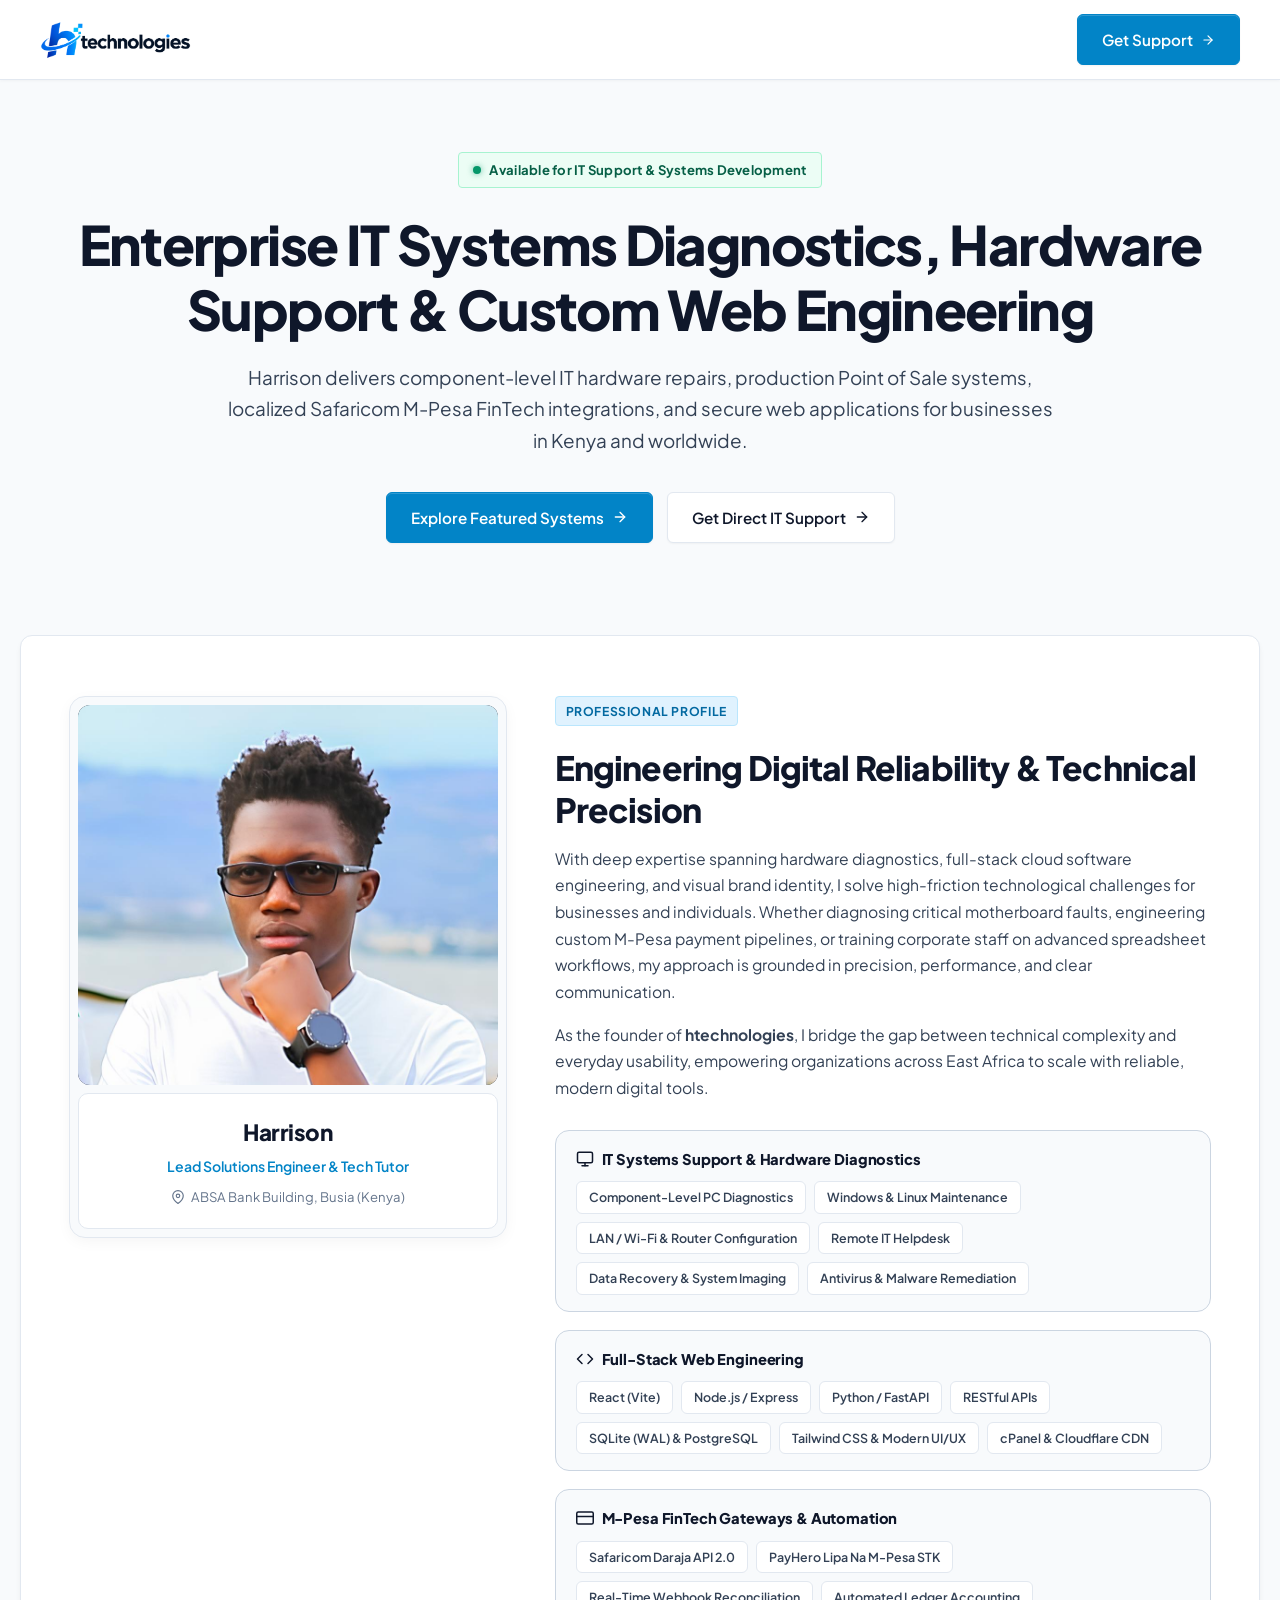
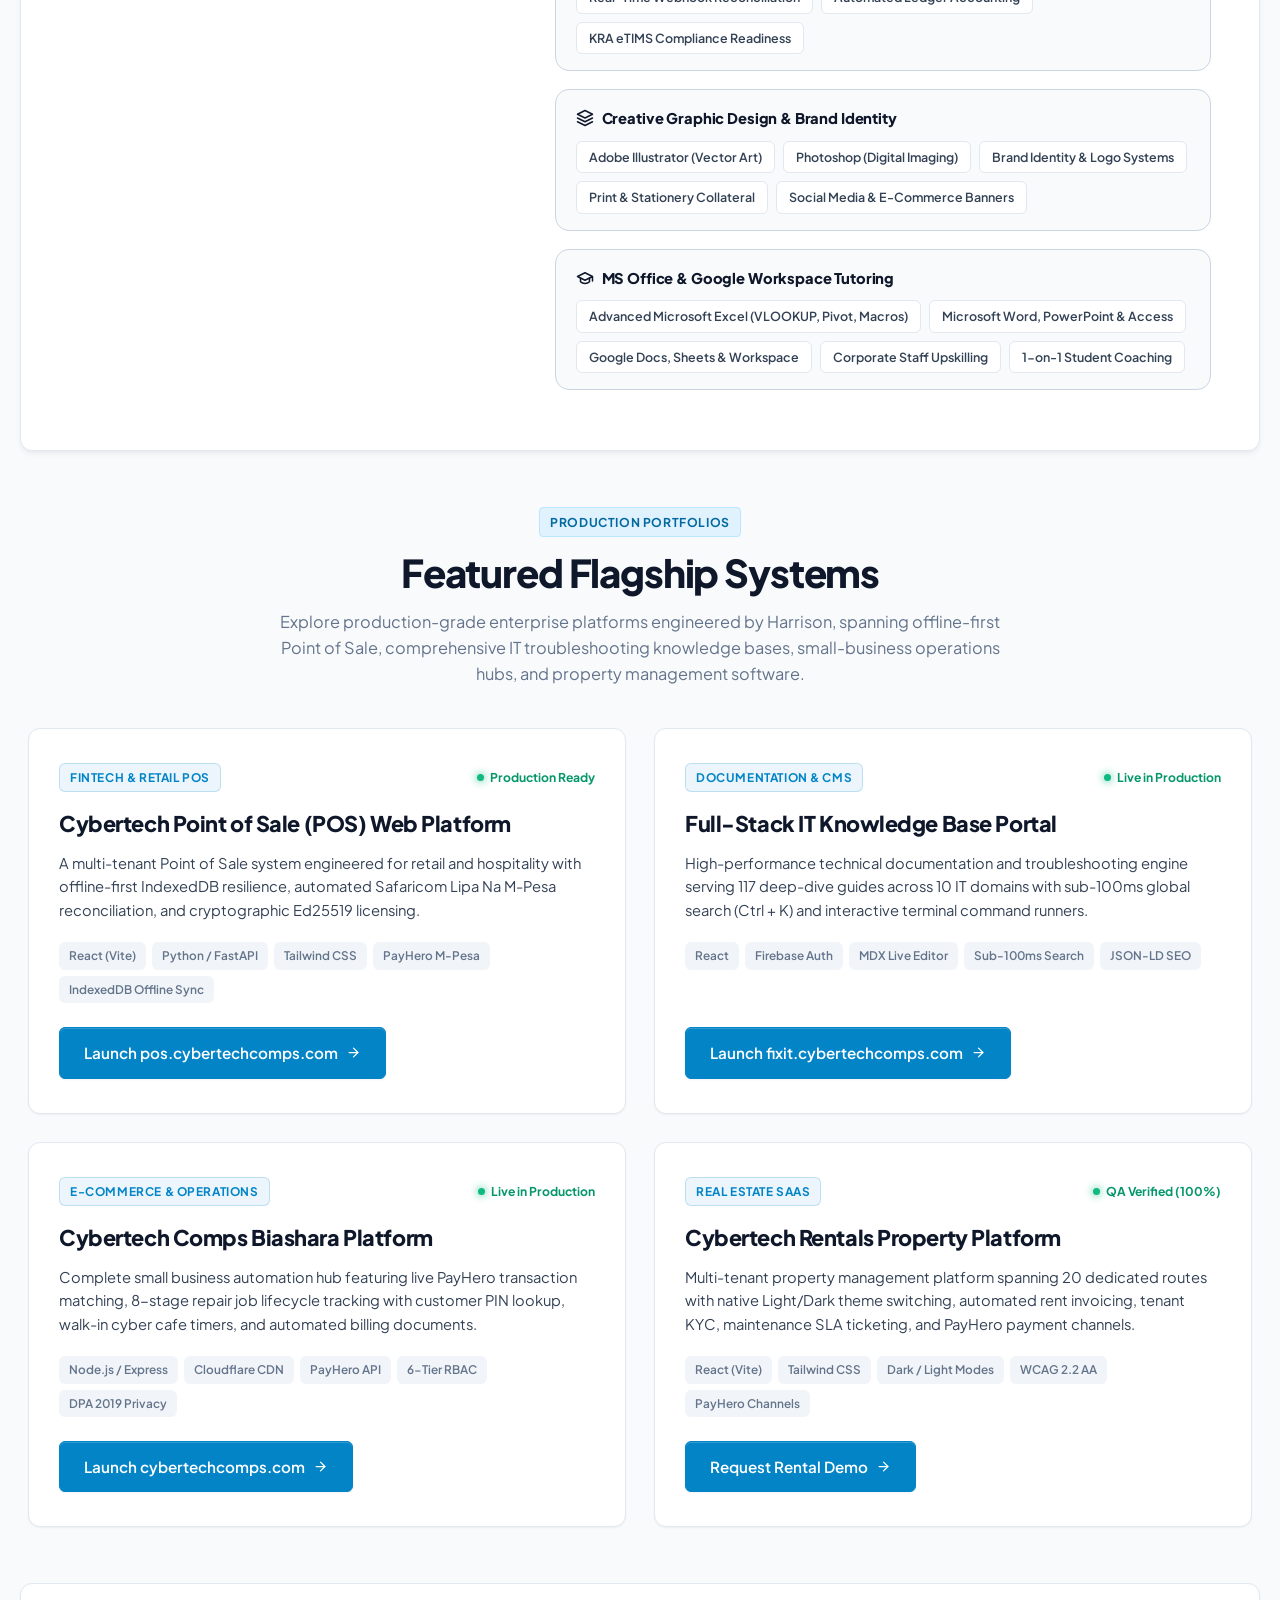
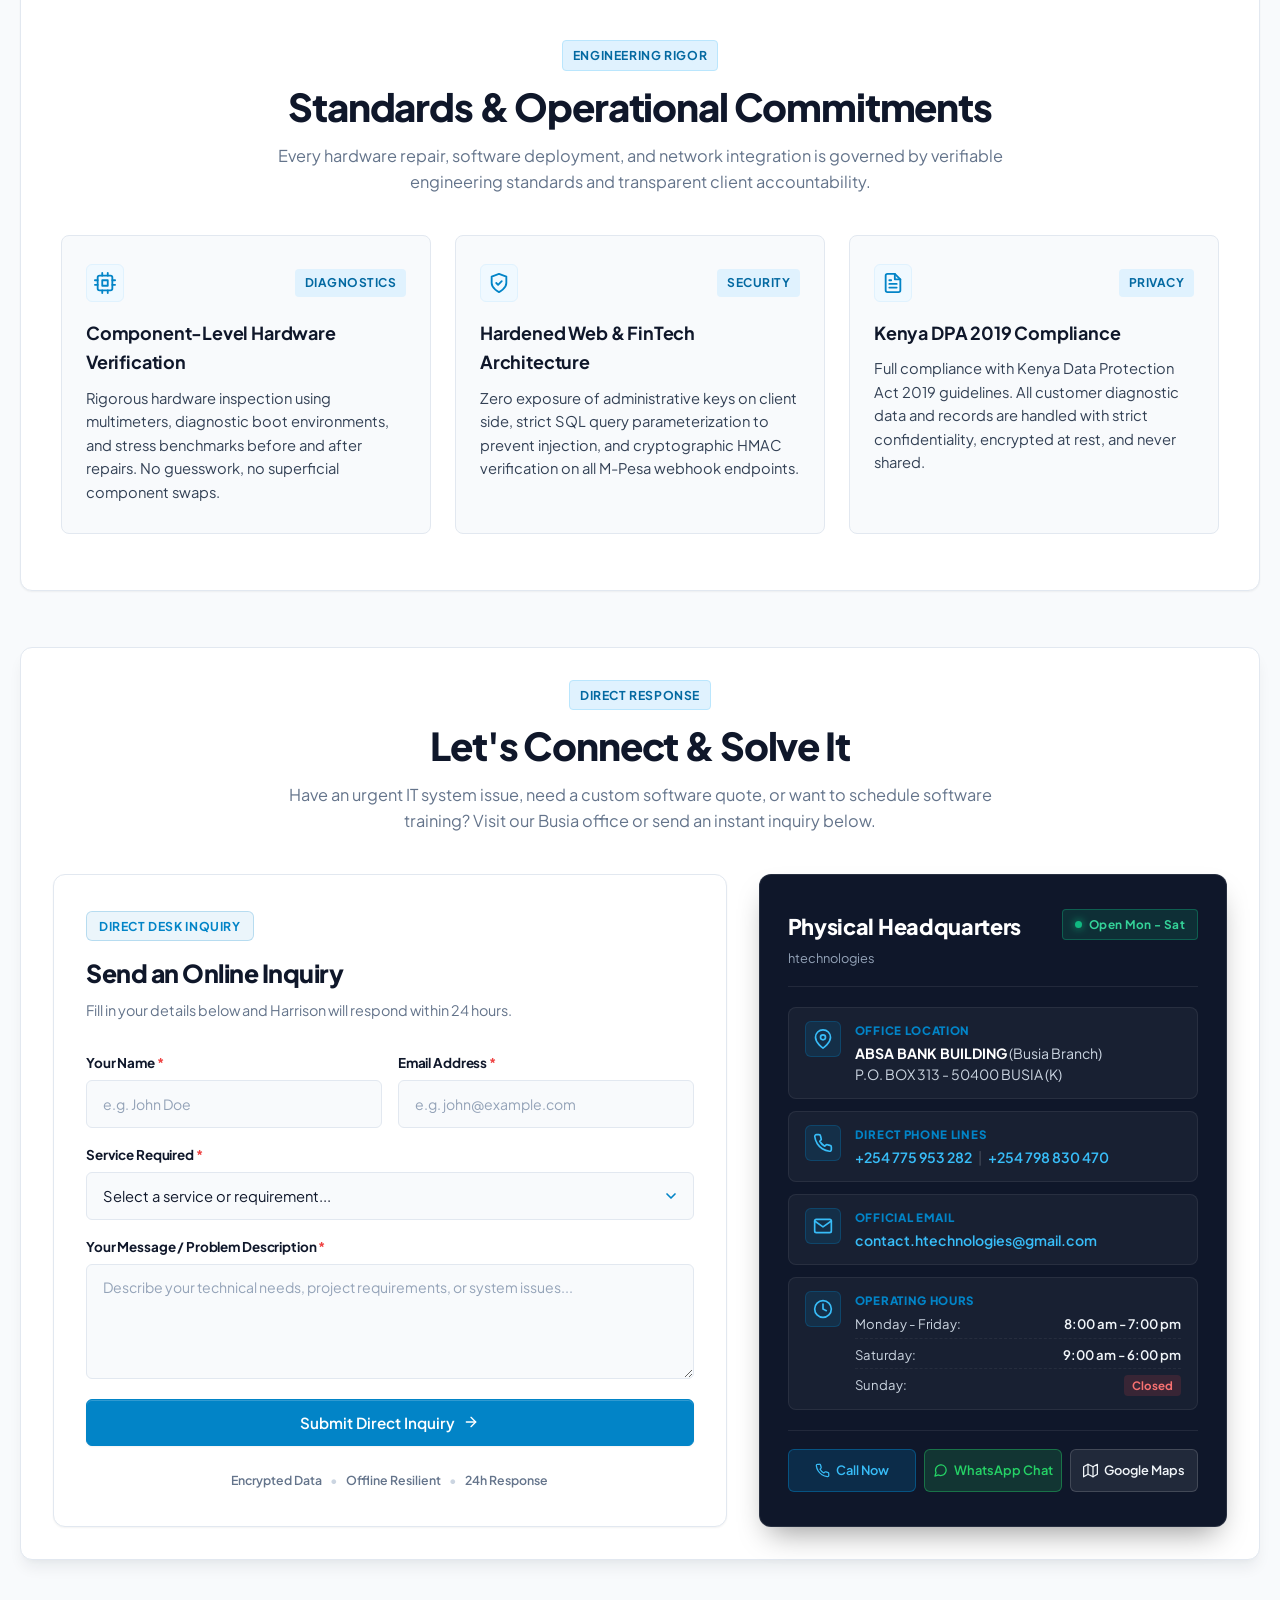
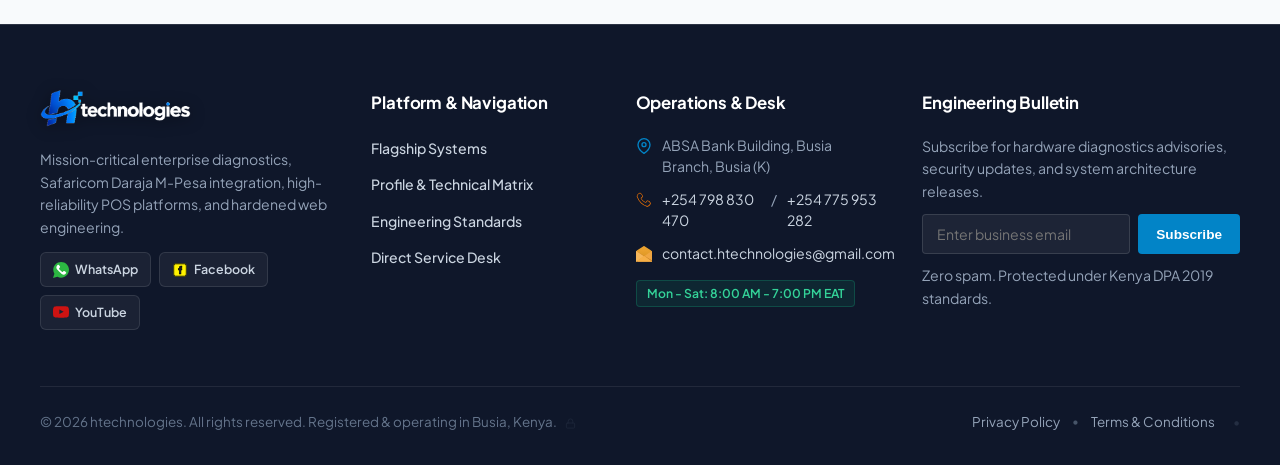
<file: index.html>
<!DOCTYPE html>
<html lang="en">
<head>
    <meta charset="UTF-8">
    <meta name="viewport" content="width=device-width, initial-scale=1.0">
    <title>htechnologies | Enterprise IT Systems, Software &amp; Diagnostics</title>
    
    <!-- Core SEO & Search Discovery -->
    <meta name="description" content="htechnologies - Harrison's Portfolio: Enterprise Web Systems, Point of Sale (POS), IT Diagnostics, M-Pesa FinTech Integrations, Decoupled PWA Architecture, and Hardened Database Security.">
    <meta name="keywords" content="htechnologies, CyberTech Hexperts Solutions, Harrison Busia Kenya, IT Systems Support, POS System Kenya, M-Pesa Integration, Full Stack Developer, FixIt IT Knowledge Base, Cybertech Biashara, Rentals SaaS, SQL Injection Prevention, Broken Access Control Prevention, Progressive Web App Busia">
    <meta name="author" content="Harrison">
    <meta name="robots" content="index, follow, max-image-preview:large, max-snippet:-1, max-video-preview:-1">
    <link rel="canonical" href="https://htechnologies.co.ke/">

    <!-- PWA & Mobile Web App Manifest -->
    <link rel="manifest" href="manifest.json">
    <meta name="theme-color" content="#0284c7">
    <meta name="apple-mobile-web-app-capable" content="yes">
    <meta name="apple-mobile-web-app-status-bar-style" content="black-translucent">
    <meta name="apple-mobile-web-app-title" content="htechnologies">
    <link rel="icon" type="image/x-icon" href="favicon.ico">
    <link rel="shortcut icon" href="favicon.ico">
    <link rel="icon" type="image/png" sizes="192x192" href="htechnologies-icon-192.png">
    <link rel="apple-touch-icon" href="htechnologies-icon-192.png">

    <!-- Open Graph Protocol (Facebook, LinkedIn, Slack) -->
    <meta property="og:type" content="website">
    <meta property="og:url" content="https://htechnologies.co.ke/">
    <meta property="og:title" content="htechnologies | Harrison's Technical Portfolio">
    <meta property="og:description" content="Explore Harrison's enterprise systems at htechnologies: Point of Sale, FixIt IT Knowledge Base, Biashara Platform, and Rentals SaaS. Built with resilient PWA architecture and hardened cybersecurity.">
    <meta property="og:image" content="https://htechnologies.co.ke/htechnologies-logo.png">
    <meta property="og:site_name" content="htechnologies">
    <meta property="og:locale" content="en_US">

    <!-- Twitter Cards -->
    <meta name="twitter:card" content="summary_large_image">
    <meta name="twitter:title" content="htechnologies | Enterprise Systems &amp; IT Support">
    <meta name="twitter:description" content="Production Point of Sale, IT diagnostics portal, localized M-Pesa FinTech integration, and decoupled web architectures.">
    <meta name="twitter:image" content="https://htechnologies.co.ke/htechnologies-logo.png">

    <!-- Schema.org JSON-LD Structured Data for Google & AI Bots -->
    <script type="application/ld+json">
    {
      "@context": "https://schema.org",
      "@graph": [
        {
          "@type": "LocalBusiness",
          "@id": "https://htechnologies.co.ke/#organization",
          "name": "htechnologies",
          "alternateName": "CyberTech Hexperts Solutions",
          "url": "https://htechnologies.co.ke/",
          "logo": "https://htechnologies.co.ke/htechnologies-logo.png",
          "image": "https://htechnologies.co.ke/htechnologies-logo.png",
          "description": "Enterprise IT support, Point of Sale systems, Safaricom M-Pesa FinTech integrations, full-stack software development, and technical consulting.",
          "address": {
            "@type": "PostalAddress",
            "streetAddress": "ABSA Bank Building",
            "postOfficeBoxNumber": "313 - 50400",
            "addressLocality": "Busia",
            "addressCountry": "KE"
          },
          "telephone": ["+254775953282", "+254798830470"],
          "email": "contact.htechnologies@gmail.com",
          "openingHoursSpecification": [
            {
              "@type": "OpeningHoursSpecification",
              "dayOfWeek": ["Monday", "Tuesday", "Wednesday", "Thursday", "Friday"],
              "opens": "08:00",
              "closes": "19:00"
            },
            {
              "@type": "OpeningHoursSpecification",
              "dayOfWeek": ["Saturday"],
              "opens": "09:00",
              "closes": "18:00"
            }
          ],
          "priceRange": "$$"
        },
        {
          "@type": "Person",
          "@id": "https://htechnologies.co.ke/#harrison",
          "name": "Harrison",
          "jobTitle": "Lead IT Systems Support Technician & Full-Stack Systems Engineer",
          "worksFor": { "@id": "https://htechnologies.co.ke/#organization" },
          "url": "https://htechnologies.co.ke/",
          "knowsAbout": [
            "Enterprise IT Hardware Diagnostics & Repair",
            "Point of Sale (POS) Architecture",
            "Full-Stack Web Development (React, FastAPI, Node)",
            "Safaricom M-Pesa Daraja FinTech Integration",
            "Database Injection & SQL Parameterization",
            "Broken Access Control Defense",
            "Progressive Web Apps (PWA) & Offline Shells"
          ]
        },
        {
          "@type": "WebSite",
          "@id": "https://htechnologies.co.ke/#website",
          "url": "https://htechnologies.co.ke/",
          "name": "htechnologies",
          "publisher": { "@id": "https://htechnologies.co.ke/#organization" }
        }
      ]
    }
    </script>

    <link rel="stylesheet" href="style.css">
    <script src="script.js" defer></script>
</head>
<body>
    <!-- Global Backend Outage & Network Degradation Notification Bar (Graceful Recovery) -->
    <div id="service-status-banner" class="status-banner hidden" role="alert" aria-live="polite">
        <div class="status-banner-content">
            <span class="status-banner-icon" id="banner-icon">[Status]</span>
            <span class="status-banner-text" id="banner-text">
                Notice: Backend services or network connection are temporarily offline. Cached features and UI remain fully operational.
            </span>
            <button id="banner-retry-btn" class="status-banner-btn" onclick="retryConnectionHealth()">
                Refresh Status
            </button>
        </div>
    </div>
    <!-- Full-Width Top Bar Header -->
    <header>
        <a href="index.html" class="logo" aria-label="htechnologies home">
            <img src="htechnologies-logo.png" alt="htechnologies logo" class="header-logo-img">
        </a>
        <div class="header-cta-wrapper">
            <a href="#contact" class="btn btn-header-cta">
                <span>Get Support</span>
                <svg class="btn-cta-svg" width="14" height="14" viewBox="0 0 24 24" fill="none" stroke="currentColor" stroke-width="2" stroke-linecap="round" stroke-linejoin="round" aria-hidden="true"><line x1="5" y1="12" x2="19" y2="12"></line><polyline points="12 5 19 12 12 19"></polyline></svg>
            </a>
        </div>
    </header>

    <main>
        <!-- Hero Section -->
        <section class="hero-section">
            <div class="hero-content">
                <div class="hero-status-pill">
                    <span class="status-indicator-dot"></span>
                    Available for IT Support &amp; Systems Development
                </div>
                <h1 class="hero-title">
                    Enterprise IT Systems Diagnostics, Hardware Support &amp; Custom Web Engineering
                </h1>
                <p class="hero-subtitle">
                    Harrison delivers component-level IT hardware repairs, production Point of Sale systems, localized Safaricom M-Pesa FinTech integrations, and secure web applications for businesses in Kenya and worldwide.
                </p>
                <div class="hero-cta-group">
                    <a href="#flagship-projects" class="btn btn-primary">
                        <span>Explore Featured Systems</span>
                        <svg class="btn-arrow-svg" width="16" height="16" viewBox="0 0 24 24" fill="none" stroke="currentColor" stroke-width="2" stroke-linecap="round" stroke-linejoin="round" aria-hidden="true"><line x1="5" y1="12" x2="19" y2="12"></line><polyline points="12 5 19 12 12 19"></polyline></svg>
                    </a>
                    <a href="#contact" class="btn btn-secondary">
                        <span>Get Direct IT Support</span>
                        <svg class="btn-arrow-svg" width="16" height="16" viewBox="0 0 24 24" fill="none" stroke="currentColor" stroke-width="2" stroke-linecap="round" stroke-linejoin="round" aria-hidden="true"><line x1="5" y1="12" x2="19" y2="12"></line><polyline points="12 5 19 12 12 19"></polyline></svg>
                    </a>
                </div>
            </div>
        </section>

        <!-- Harrison Bio & Categorized Skills Matrix -->
        <section class="bio-section" id="bio">
            <div class="bio-grid">
                <!-- Left: Profile Card -->
                <div class="bio-profile-card">
                    <div class="bio-image-frame">
                        <img src="KSM_Half.jpeg" alt="Harrison - Lead Solutions Engineer">
                    </div>
                    <div class="bio-card-meta">
                        <h3 class="bio-meta-name">Harrison</h3>
                        <p class="bio-meta-role">Lead Solutions Engineer &amp; Tech Tutor</p>
                        <p class="bio-meta-location">
                            <svg width="14" height="14" viewBox="0 0 24 24" fill="none" stroke="currentColor" stroke-width="2" stroke-linecap="round" stroke-linejoin="round" aria-hidden="true"><path d="M21 10c0 7-9 13-9 13s-9-6-9-13a9 9 0 0 1 18 0z"></path><circle cx="12" cy="10" r="3"></circle></svg>
                            <span>ABSA Bank Building, Busia (Kenya)</span>
                        </p>
                    </div>
                </div>

                <!-- Right: Bio Narrative & Categorized Skills Matrix -->
                <div class="bio-content">
                    <div>
                        <span class="section-pill-tag">Professional Profile</span>
                        <h2>Engineering Digital Reliability &amp; Technical Precision</h2>
                    </div>

                    <p>
                        With deep expertise spanning hardware diagnostics, full-stack cloud software engineering, and visual brand identity, I solve high-friction technological challenges for businesses and individuals. Whether diagnosing critical motherboard faults, engineering custom M-Pesa payment pipelines, or training corporate staff on advanced spreadsheet workflows, my approach is grounded in precision, performance, and clear communication.
                    </p>

                    <p>
                        As the founder of <strong>htechnologies</strong>, I bridge the gap between technical complexity and everyday usability, empowering organizations across East Africa to scale with reliable, modern digital tools.
                    </p>

                    <!-- Categorized Skill Matrix -->
                    <div class="skills-matrix">
                        <!-- Domain 1 -->
                        <div class="skill-group">
                            <h4 class="skill-group-title">
                                <svg class="skill-title-svg" width="18" height="18" viewBox="0 0 24 24" fill="none" stroke="currentColor" stroke-width="2" stroke-linecap="round" stroke-linejoin="round" aria-hidden="true"><rect x="2" y="3" width="20" height="14" rx="2"></rect><line x1="8" y1="21" x2="16" y2="21"></line><line x1="12" y1="17" x2="12" y2="21"></line></svg>
                                <span>IT Systems Support &amp; Hardware Diagnostics</span>
                            </h4>
                            <div class="skill-badges">
                                <span class="skill-pill">Component-Level PC Diagnostics</span>
                                <span class="skill-pill">Windows &amp; Linux Maintenance</span>
                                <span class="skill-pill">LAN / Wi-Fi &amp; Router Configuration</span>
                                <span class="skill-pill">Remote IT Helpdesk</span>
                                <span class="skill-pill">Data Recovery &amp; System Imaging</span>
                                <span class="skill-pill">Antivirus &amp; Malware Remediation</span>
                            </div>
                        </div>

                        <!-- Domain 2 -->
                        <div class="skill-group">
                            <h4 class="skill-group-title">
                                <svg class="skill-title-svg" width="18" height="18" viewBox="0 0 24 24" fill="none" stroke="currentColor" stroke-width="2" stroke-linecap="round" stroke-linejoin="round" aria-hidden="true"><polyline points="16 18 22 12 16 6"></polyline><polyline points="8 6 2 12 8 18"></polyline></svg>
                                <span>Full-Stack Web Engineering</span>
                            </h4>
                            <div class="skill-badges">
                                <span class="skill-pill">React (Vite)</span>
                                <span class="skill-pill">Node.js / Express</span>
                                <span class="skill-pill">Python / FastAPI</span>
                                <span class="skill-pill">RESTful APIs</span>
                                <span class="skill-pill">SQLite (WAL) &amp; PostgreSQL</span>
                                <span class="skill-pill">Tailwind CSS &amp; Modern UI/UX</span>
                                <span class="skill-pill">cPanel &amp; Cloudflare CDN</span>
                            </div>
                        </div>

                        <!-- Domain 3 -->
                        <div class="skill-group">
                            <h4 class="skill-group-title">
                                <svg class="skill-title-svg" width="18" height="18" viewBox="0 0 24 24" fill="none" stroke="currentColor" stroke-width="2" stroke-linecap="round" stroke-linejoin="round" aria-hidden="true"><rect x="1" y="4" width="22" height="16" rx="2"></rect><line x1="1" y1="10" x2="23" y2="10"></line></svg>
                                <span>M-Pesa FinTech Gateways &amp; Automation</span>
                            </h4>
                            <div class="skill-badges">
                                <span class="skill-pill">Safaricom Daraja API 2.0</span>
                                <span class="skill-pill">PayHero Lipa Na M-Pesa STK</span>
                                <span class="skill-pill">Real-Time Webhook Reconciliation</span>
                                <span class="skill-pill">Automated Ledger Accounting</span>
                                <span class="skill-pill">KRA eTIMS Compliance Readiness</span>
                            </div>
                        </div>

                        <!-- Domain 4 -->
                        <div class="skill-group">
                            <h4 class="skill-group-title">
                                <svg class="skill-title-svg" width="18" height="18" viewBox="0 0 24 24" fill="none" stroke="currentColor" stroke-width="2" stroke-linecap="round" stroke-linejoin="round" aria-hidden="true"><polygon points="12 2 2 7 12 12 22 7 12 2"></polygon><polyline points="2 17 12 22 22 17"></polyline><polyline points="2 12 12 17 22 12"></polyline></svg>
                                <span>Creative Graphic Design &amp; Brand Identity</span>
                            </h4>
                            <div class="skill-badges">
                                <span class="skill-pill">Adobe Illustrator (Vector Art)</span>
                                <span class="skill-pill">Photoshop (Digital Imaging)</span>
                                <span class="skill-pill">Brand Identity &amp; Logo Systems</span>
                                <span class="skill-pill">Print &amp; Stationery Collateral</span>
                                <span class="skill-pill">Social Media &amp; E-Commerce Banners</span>
                            </div>
                        </div>

                        <!-- Domain 5 -->
                        <div class="skill-group">
                            <h4 class="skill-group-title">
                                <svg class="skill-title-svg" width="18" height="18" viewBox="0 0 24 24" fill="none" stroke="currentColor" stroke-width="2" stroke-linecap="round" stroke-linejoin="round" aria-hidden="true"><path d="M22 10v6M2 10l10-5 10 5-10 5z"></path><path d="M6 12v5c3 3 9 3 12 0v-5"></path></svg>
                                <span>MS Office &amp; Google Workspace Tutoring</span>
                            </h4>
                            <div class="skill-badges">
                                <span class="skill-pill">Advanced Microsoft Excel (VLOOKUP, Pivot, Macros)</span>
                                <span class="skill-pill">Microsoft Word, PowerPoint &amp; Access</span>
                                <span class="skill-pill">Google Docs, Sheets &amp; Workspace</span>
                                <span class="skill-pill">Corporate Staff Upskilling</span>
                                <span class="skill-pill">1-on-1 Student Coaching</span>
                            </div>
                        </div>
                    </div>
                </div>
            </div>
        </section>

        <!-- Featured Flagship Projects Bento Preview -->
        <section class="flagship-section" id="flagship-projects">
            <div class="section-header">
                <span class="section-pill-tag">Production Portfolios</span>
                <h2 class="section-title">Featured Flagship Systems</h2>
                <p class="section-subtitle">
                    Explore production-grade enterprise platforms engineered by Harrison, spanning offline-first Point of Sale, comprehensive IT troubleshooting knowledge bases, small-business operations hubs, and property management software.
                </p>
            </div>

            <div class="flagship-grid">
                <!-- Project 1: POS -->
                <article class="flagship-card">
                    <div>
                        <div class="flagship-meta">
                            <span class="flagship-badge">FinTech &amp; Retail POS</span>
                            <span class="flagship-status">
                                <span class="flagship-status-dot"></span> Production Ready
                            </span>
                        </div>
                        <h3>Cybertech Point of Sale (POS) Web Platform</h3>
                        <p class="flagship-desc">
                            A multi-tenant Point of Sale system engineered for retail and hospitality with offline-first IndexedDB resilience, automated Safaricom Lipa Na M-Pesa reconciliation, and cryptographic Ed25519 licensing.
                        </p>
                        <div class="flagship-tags">
                            <span class="flagship-tag">React (Vite)</span>
                            <span class="flagship-tag">Python / FastAPI</span>
                            <span class="flagship-tag">Tailwind CSS</span>
                            <span class="flagship-tag">PayHero M-Pesa</span>
                            <span class="flagship-tag">IndexedDB Offline Sync</span>
                        </div>
                    </div>
                    <div class="flagship-actions">
                        <a href="https://pos.cybertechcomps.com" target="_blank" rel="noopener" class="btn btn-primary">
                            <span>Launch pos.cybertechcomps.com</span>
                            <svg class="btn-arrow-svg" width="15" height="15" viewBox="0 0 24 24" fill="none" stroke="currentColor" stroke-width="2" stroke-linecap="round" stroke-linejoin="round" aria-hidden="true"><line x1="5" y1="12" x2="19" y2="12"></line><polyline points="12 5 19 12 12 19"></polyline></svg>
                        </a>
                    </div>
                </article>

                <!-- Project 2: IT Knowledge Base -->
                <article class="flagship-card">
                    <div>
                        <div class="flagship-meta">
                            <span class="flagship-badge">Documentation &amp; CMS</span>
                            <span class="flagship-status">
                                <span class="flagship-status-dot"></span> Live in Production
                            </span>
                        </div>
                        <h3>Full-Stack IT Knowledge Base Portal</h3>
                        <p class="flagship-desc">
                            High-performance technical documentation and troubleshooting engine serving 117 deep-dive guides across 10 IT domains with sub-100ms global search (Ctrl + K) and interactive terminal command runners.
                        </p>
                        <div class="flagship-tags">
                            <span class="flagship-tag">React</span>
                            <span class="flagship-tag">Firebase Auth</span>
                            <span class="flagship-tag">MDX Live Editor</span>
                            <span class="flagship-tag">Sub-100ms Search</span>
                            <span class="flagship-tag">JSON-LD SEO</span>
                        </div>
                    </div>
                    <div class="flagship-actions">
                        <a href="https://fixit.cybertechcomps.com" target="_blank" rel="noopener" class="btn btn-primary">
                            <span>Launch fixit.cybertechcomps.com</span>
                            <svg class="btn-arrow-svg" width="15" height="15" viewBox="0 0 24 24" fill="none" stroke="currentColor" stroke-width="2" stroke-linecap="round" stroke-linejoin="round" aria-hidden="true"><line x1="5" y1="12" x2="19" y2="12"></line><polyline points="12 5 19 12 12 19"></polyline></svg>
                        </a>
                    </div>
                </article>

                <!-- Project 3: Biashara Platform -->
                <article class="flagship-card">
                    <div>
                        <div class="flagship-meta">
                            <span class="flagship-badge">E-Commerce &amp; Operations</span>
                            <span class="flagship-status">
                                <span class="flagship-status-dot"></span> Live in Production
                            </span>
                        </div>
                        <h3>Cybertech Comps Biashara Platform</h3>
                        <p class="flagship-desc">
                            Complete small business automation hub featuring live PayHero transaction matching, 8-stage repair job lifecycle tracking with customer PIN lookup, walk-in cyber cafe timers, and automated billing documents.
                        </p>
                        <div class="flagship-tags">
                            <span class="flagship-tag">Node.js / Express</span>
                            <span class="flagship-tag">Cloudflare CDN</span>
                            <span class="flagship-tag">PayHero API</span>
                            <span class="flagship-tag">6-Tier RBAC</span>
                            <span class="flagship-tag">DPA 2019 Privacy</span>
                        </div>
                    </div>
                    <div class="flagship-actions">
                        <a href="https://cybertechcomps.com" target="_blank" rel="noopener" class="btn btn-primary">
                            <span>Launch cybertechcomps.com</span>
                            <svg class="btn-arrow-svg" width="15" height="15" viewBox="0 0 24 24" fill="none" stroke="currentColor" stroke-width="2" stroke-linecap="round" stroke-linejoin="round" aria-hidden="true"><line x1="5" y1="12" x2="19" y2="12"></line><polyline points="12 5 19 12 12 19"></polyline></svg>
                        </a>
                    </div>
                </article>

                <!-- Project 4: Rental Property Management -->
                <article class="flagship-card">
                    <div>
                        <div class="flagship-meta">
                            <span class="flagship-badge">Real Estate SaaS</span>
                            <span class="flagship-status">
                                <span class="flagship-status-dot"></span> QA Verified (100%)
                            </span>
                        </div>
                        <h3>Cybertech Rentals Property Platform</h3>
                        <p class="flagship-desc">
                            Multi-tenant property management platform spanning 20 dedicated routes with native Light/Dark theme switching, automated rent invoicing, tenant KYC, maintenance SLA ticketing, and PayHero payment channels.
                        </p>
                        <div class="flagship-tags">
                            <span class="flagship-tag">React (Vite)</span>
                            <span class="flagship-tag">Tailwind CSS</span>
                            <span class="flagship-tag">Dark / Light Modes</span>
                            <span class="flagship-tag">WCAG 2.2 AA</span>
                            <span class="flagship-tag">PayHero Channels</span>
                        </div>
                    </div>
                    <div class="flagship-actions">
                        <a href="#contact" class="btn btn-primary">
                            <span>Request Rental Demo</span>
                            <svg class="btn-arrow-svg" width="15" height="15" viewBox="0 0 24 24" fill="none" stroke="currentColor" stroke-width="2" stroke-linecap="round" stroke-linejoin="round" aria-hidden="true"><line x1="5" y1="12" x2="19" y2="12"></line><polyline points="12 5 19 12 12 19"></polyline></svg>
                        </a>
                    </div>
                </article>
            </div>

        </section>

        <!-- Engineering Standards & Service Commitments Section -->
        <section class="standards-section" id="standards">
            <div class="section-header">
                <span class="section-pill-tag">Engineering Rigor</span>
                <h2 class="section-title">Standards &amp; Operational Commitments</h2>
                <p class="section-subtitle">
                    Every hardware repair, software deployment, and network integration is governed by verifiable engineering standards and transparent client accountability.
                </p>
            </div>

            <div class="standards-grid">
                <div class="standard-card">
                    <div class="standard-card-header">
                        <div class="standard-icon-box">
                            <svg width="22" height="22" viewBox="0 0 24 24" fill="none" stroke="#0284c7" stroke-width="2" stroke-linecap="round" stroke-linejoin="round" aria-hidden="true">
                                <rect x="4" y="4" width="16" height="16" rx="2"></rect>
                                <rect x="9" y="9" width="6" height="6"></rect>
                                <line x1="9" y1="1" x2="9" y2="4"></line>
                                <line x1="15" y1="1" x2="15" y2="4"></line>
                                <line x1="9" y1="20" x2="9" y2="23"></line>
                                <line x1="15" y1="20" x2="15" y2="23"></line>
                                <line x1="20" y1="9" x2="23" y2="9"></line>
                                <line x1="20" y1="14" x2="23" y2="14"></line>
                                <line x1="1" y1="9" x2="4" y2="9"></line>
                                <line x1="1" y1="14" x2="4" y2="14"></line>
                            </svg>
                        </div>
                        <span class="standard-badge">Diagnostics</span>
                    </div>
                    <h3 class="standard-title">Component-Level Hardware Verification</h3>
                    <p class="standard-desc">
                        Rigorous hardware inspection using multimeters, diagnostic boot environments, and stress benchmarks before and after repairs. No guesswork, no superficial component swaps.
                    </p>
                </div>

                <div class="standard-card">
                    <div class="standard-card-header">
                        <div class="standard-icon-box">
                            <svg width="22" height="22" viewBox="0 0 24 24" fill="none" stroke="#0284c7" stroke-width="2" stroke-linecap="round" stroke-linejoin="round" aria-hidden="true">
                                <path d="M12 22s8-4 8-10V5l-8-3-8 3v7c0 6 8 10 8 10z"></path>
                                <polyline points="9 12 11 14 15 10"></polyline>
                            </svg>
                        </div>
                        <span class="standard-badge">Security</span>
                    </div>
                    <h3 class="standard-title">Hardened Web &amp; FinTech Architecture</h3>
                    <p class="standard-desc">
                        Zero exposure of administrative keys on client side, strict SQL query parameterization to prevent injection, and cryptographic HMAC verification on all M-Pesa webhook endpoints.
                    </p>
                </div>

                <div class="standard-card">
                    <div class="standard-card-header">
                        <div class="standard-icon-box">
                            <svg width="22" height="22" viewBox="0 0 24 24" fill="none" stroke="#0284c7" stroke-width="2" stroke-linecap="round" stroke-linejoin="round" aria-hidden="true">
                                <path d="M14 2H6a2 2 0 0 0-2 2v16a2 2 0 0 0 2 2h12a2 2 0 0 0 2-2V8z"></path>
                                <polyline points="14 2 14 8 20 8"></polyline>
                                <line x1="16" y1="13" x2="8" y2="13"></line>
                                <line x1="16" y1="17" x2="8" y2="17"></line>
                                <polyline points="10 9 9 9 8 9"></polyline>
                            </svg>
                        </div>
                        <span class="standard-badge">Privacy</span>
                    </div>
                    <h3 class="standard-title">Kenya DPA 2019 Compliance</h3>
                    <p class="standard-desc">
                        Full compliance with Kenya Data Protection Act 2019 guidelines. All customer diagnostic data and records are handled with strict confidentiality, encrypted at rest, and never shared.
                    </p>
                </div>
            </div>
        </section>

        <!-- Quick Contact & Office Strip -->
        <section class="quick-contact-section" id="contact">
            <div class="section-header">
                <span class="section-pill-tag">Direct Response</span>
                <h2 class="section-title">Let's Connect &amp; Solve It</h2>
                <p class="section-subtitle">
                    Have an urgent IT system issue, need a custom software quote, or want to schedule software training? Visit our Busia office or send an instant inquiry below.
                </p>
            </div>

            <div class="quick-contact-layout">
                <!-- Left: Contact Form Card -->
                <div class="contact-form-container">
                    <div class="form-card-header">
                        <span class="form-badge">Direct Desk Inquiry</span>
                        <h3>Send an Online Inquiry</h3>
                        <p class="form-subtitle">Fill in your details below and Harrison will respond within 24 hours.</p>
                    </div>

                    <form id="inquiry-form" action="#" method="post">
                        <div class="form-grid-2">
                            <div class="form-field">
                                <label for="name">Your Name <span class="req-star">*</span></label>
                                <input type="text" id="name" name="name" placeholder="e.g. John Doe" required autocomplete="name">
                            </div>
                            <div class="form-field">
                                <label for="email">Email Address <span class="req-star">*</span></label>
                                <input type="email" id="email" name="email" placeholder="e.g. john@example.com" required autocomplete="email">
                            </div>
                        </div>

                        <div class="form-field">
                            <label for="service">Service Required <span class="req-star">*</span></label>
                            <div class="select-wrapper">
                                <select id="service" name="service" required>
                                    <option value="" disabled selected>Select a service or requirement...</option>
                                    <option value="IT Systems Support & PC Diagnostics">IT Systems Support &amp; PC Diagnostics</option>
                                    <option value="Custom Full-Stack Web Development">Custom Full-Stack Web Development</option>
                                    <option value="Cybertech POS & Retail System Implementation">Cybertech POS &amp; Retail Systems</option>
                                    <option value="M-Pesa FinTech & Payment Gateway">M-Pesa FinTech &amp; Payment Gateway</option>
                                    <option value="Graphic Design & Branding">Graphic Design &amp; Brand Identity</option>
                                    <option value="Software Tutoring & Corporate Training">Software Tutoring &amp; Corporate Training</option>
                                    <option value="General Technical Consultation">General Technical Consultation</option>
                                </select>
                            </div>
                        </div>

                        <div class="form-field">
                            <label for="message">Your Message / Problem Description <span class="req-star">*</span></label>
                            <textarea id="message" name="message" rows="4" placeholder="Describe your technical needs, project requirements, or system issues..." required></textarea>
                        </div>

                        <button type="submit" class="btn-submit-inquiry" id="btn-submit-inquiry">
                            <span>Submit Direct Inquiry</span>
                            <svg class="btn-arrow-svg" width="16" height="16" viewBox="0 0 24 24" fill="none" stroke="currentColor" stroke-width="2" stroke-linecap="round" stroke-linejoin="round" aria-hidden="true"><line x1="5" y1="12" x2="19" y2="12"></line><polyline points="12 5 19 12 12 19"></polyline></svg>
                        </button>

                        <div class="form-trust-strip">
                            <span>Encrypted Data</span>
                            <span class="trust-dot">•</span>
                            <span>Offline Resilient</span>
                            <span class="trust-dot">•</span>
                            <span>24h Response</span>
                        </div>
                    </form>
                </div>

                <!-- Right: Physical Headquarters Info Card -->
                <div class="office-info-strip">
                    <div class="office-header-bar">
                        <div>
                            <div class="office-badge-title">
                                <h3>Physical Headquarters</h3>
                            </div>
                            <p class="office-sub">htechnologies</p>
                        </div>
                        <span class="office-status-pill">
                            <span class="pulse-dot"></span> Open Mon - Sat
                        </span>
                    </div>

                    <div class="office-cards-stack">
                        <!-- Office Location -->
                        <div class="office-card-item">
                            <div class="card-item-icon">
                                <svg width="20" height="20" viewBox="0 0 24 24" fill="none" stroke="#38bdf8" stroke-width="2" stroke-linecap="round" stroke-linejoin="round" aria-hidden="true"><path d="M21 10c0 7-9 13-9 13s-9-6-9-13a9 9 0 0 1 18 0z"></path><circle cx="12" cy="10" r="3"></circle></svg>
                            </div>
                            <div class="card-item-body">
                                <span class="card-item-label">Office Location</span>
                                <div class="card-item-value">
                                    <strong>ABSA BANK BUILDING</strong> (Busia Branch)<br>
                                    P.O. BOX 313 - 50400 BUSIA (K)
                                </div>
                            </div>
                        </div>

                        <!-- Direct Lines -->
                        <div class="office-card-item">
                            <div class="card-item-icon">
                                <svg width="20" height="20" viewBox="0 0 24 24" fill="none" stroke="#38bdf8" stroke-width="2" stroke-linecap="round" stroke-linejoin="round" aria-hidden="true"><path d="M22 16.92v3a2 2 0 0 1-2.18 2 19.79 19.79 0 0 1-8.63-3.07 19.5 19.5 0 0 1-6-6 19.79 19.79 0 0 1-3.07-8.67A2 2 0 0 1 4.11 2h3a2 2 0 0 1 2 1.72 12.84 12.84 0 0 0 .7 2.81 2 2 0 0 1-.45 2.11L8.09 9.91a16 16 0 0 0 6 6l1.27-1.27a2 2 0 0 1 2.11-.45 12.84 12.84 0 0 0 2.81.7A2 2 0 0 1 22 16.92z"></path></svg>
                            </div>
                            <div class="card-item-body">
                                <span class="card-item-label">Direct Phone Lines</span>
                                <div class="card-item-value phone-links">
                                    <a href="tel:+254775953282" class="office-link">+254 775 953 282</a>
                                    <span class="phone-div">|</span>
                                    <a href="tel:+254798830470" class="office-link">+254 798 830 470</a>
                                </div>
                            </div>
                        </div>

                        <!-- Official Email -->
                        <div class="office-card-item">
                            <div class="card-item-icon">
                                <svg width="20" height="20" viewBox="0 0 24 24" fill="none" stroke="#38bdf8" stroke-width="2" stroke-linecap="round" stroke-linejoin="round" aria-hidden="true"><path d="M4 4h16c1.1 0 2 .9 2 2v12c0 1.1-.9 2-2 2H4c-1.1 0-2-.9-2-2V6c0-1.1.9-2 2-2z"></path><polyline points="22,6 12,13 2,6"></polyline></svg>
                            </div>
                            <div class="card-item-body">
                                <span class="card-item-label">Official Email</span>
                                <div class="card-item-value">
                                    <a href="mailto:contact.htechnologies@gmail.com" class="office-link">contact.htechnologies@gmail.com</a>
                                </div>
                            </div>
                        </div>

                        <!-- Operating Hours -->
                        <div class="office-card-item">
                            <div class="card-item-icon">
                                <svg width="20" height="20" viewBox="0 0 24 24" fill="none" stroke="#38bdf8" stroke-width="2" stroke-linecap="round" stroke-linejoin="round" aria-hidden="true"><circle cx="12" cy="12" r="10"></circle><polyline points="12 6 12 12 16 14"></polyline></svg>
                            </div>
                            <div class="card-item-body">
                                <span class="card-item-label">Operating Hours</span>
                                <div class="hours-schedule">
                                    <div class="sched-row">
                                        <span class="sched-day">Monday - Friday:</span>
                                        <span class="sched-time">8:00 am - 7:00 pm</span>
                                    </div>
                                    <div class="sched-row">
                                        <span class="sched-day">Saturday:</span>
                                        <span class="sched-time">9:00 am - 6:00 pm</span>
                                    </div>
                                    <div class="sched-row">
                                        <span class="sched-day">Sunday:</span>
                                        <span class="sched-closed">Closed</span>
                                    </div>
                                </div>
                            </div>
                        </div>
                    </div>

                    <div class="office-quick-actions">
                        <a href="tel:+254798830470" class="office-action-btn call-btn">
                            <svg width="15" height="15" viewBox="0 0 24 24" fill="none" stroke="currentColor" stroke-width="2" stroke-linecap="round" stroke-linejoin="round" aria-hidden="true"><path d="M22 16.92v3a2 2 0 0 1-2.18 2 19.79 19.79 0 0 1-8.63-3.07 19.5 19.5 0 0 1-6-6 19.79 19.79 0 0 1-3.07-8.67A2 2 0 0 1 4.11 2h3a2 2 0 0 1 2 1.72 12.84 12.84 0 0 0 .7 2.81 2 2 0 0 1-.45 2.11L8.09 9.91a16 16 0 0 0 6 6l1.27-1.27a2 2 0 0 1 2.11-.45 12.84 12.84 0 0 0 2.81.7A2 2 0 0 1 22 16.92z"></path></svg>
                            <span>Call Now</span>
                        </a>
                        <a href="https://wa.me/+254798830470" target="_blank" rel="noopener" class="office-action-btn wa-btn">
                            <svg width="15" height="15" viewBox="0 0 24 24" fill="none" stroke="currentColor" stroke-width="2" stroke-linecap="round" stroke-linejoin="round" aria-hidden="true"><path d="M21 11.5a8.38 8.38 0 0 1-.9 3.8 8.5 8.5 0 0 1-7.6 4.7 8.38 8.38 0 0 1-3.8-.9L3 21l1.9-5.7a8.38 8.38 0 0 1-.9-3.8 8.5 8.5 0 0 1 4.7-7.6 8.38 8.38 0 0 1 3.8-.9h.5a8.48 8.48 0 0 1 8 8v.5z"></path></svg>
                            <span>WhatsApp Chat</span>
                        </a>
                        <a href="https://maps.google.com/?q=ABSA+Bank+Busia+Kenya" target="_blank" rel="noopener" class="office-action-btn map-btn">
                            <svg width="15" height="15" viewBox="0 0 24 24" fill="none" stroke="currentColor" stroke-width="2" stroke-linecap="round" stroke-linejoin="round" aria-hidden="true"><polygon points="1 6 1 22 8 18 16 22 23 18 23 2 16 6 8 2 1 6"></polygon><line x1="8" y1="2" x2="8" y2="18"></line><line x1="16" y1="6" x2="16" y2="22"></line></svg>
                            <span>Google Maps</span>
                        </a>
                    </div>
                </div>
            </div>
        </section>
    </main>

    <!-- Unified Modern 4-Column Footer -->
    <footer>
        <!-- Column 1: Brand & Positioning -->
        <div class="footer-section footer-brand-section">
            <a href="index.html" class="footer-brand-logo" aria-label="htechnologies home">
                <img src="htechnologies-logo-white.png" alt="htechnologies logo" class="footer-logo-img">
            </a>
            <p class="footer-brand-tagline">
                Mission-critical enterprise diagnostics, Safaricom Daraja M-Pesa integration, high-reliability POS platforms, and hardened web engineering.
            </p>
            <div class="footer-social-bar">
                <a href="https://wa.me/+254798830470" target="_blank" rel="noopener" class="footer-social-badge" title="WhatsApp Direct Desk">
                    <img src="whatsapp-svgrepo-com.svg" alt="WhatsApp">
                    <span>WhatsApp</span>
                </a>
                <a href="https://www.facebook.com/profile.php?id=61553165412647" target="_blank" rel="noopener" class="footer-social-badge" title="Facebook Page">
                    <img src="facebook-svgrepo-com.svg" alt="Facebook">
                    <span>Facebook</span>
                </a>
                <a href="https://www.youtube.com/channel/UCPw_hJpTrNnYbvwcvfyyv2Q" target="_blank" rel="noopener" class="footer-social-badge" title="YouTube Channel">
                    <img src="youtube-color-svgrepo-com.svg" alt="YouTube">
                    <span>YouTube</span>
                </a>
            </div>
        </div>

        <!-- Column 2: Platform & Systems Navigation -->
        <div class="footer-section footer-nav-section">
            <h3>Platform &amp; Navigation</h3>
            <ul class="footer-nav-list">
                <li><a href="#flagship-projects">Flagship Systems</a></li>
                <li><a href="#bio">Profile &amp; Technical Matrix</a></li>
                <li><a href="#standards">Engineering Standards</a></li>
                <li><a href="#contact">Direct Service Desk</a></li>
            </ul>
        </div>

        <!-- Column 3: Headquarters & Operations Desk -->
        <div class="footer-section footer-contact-section">
            <h3>Operations &amp; Desk</h3>
            <div class="footer-contact-item">
                <svg class="footer-contact-icon" width="16" height="16" viewBox="0 0 24 24" fill="none" stroke="#0284c7" stroke-width="2" stroke-linecap="round" stroke-linejoin="round" aria-hidden="true"><path d="M21 10c0 7-9 13-9 13s-9-6-9-13a9 9 0 0 1 18 0z"></path><circle cx="12" cy="10" r="3"></circle></svg>
                <span>ABSA Bank Building, Busia Branch, Busia (K)</span>
            </div>
            <div class="footer-contact-item">
                <img src="phone-call-communication-svgrepo-com.svg" alt="" class="footer-contact-icon-img">
                <a href="tel:+254798830470">+254 798 830 470</a> / <a href="tel:+254775953282">+254 775 953 282</a>
            </div>
            <div class="footer-contact-item">
                <img src="email-opened-svgrepo-com.svg" alt="" class="footer-contact-icon-img">
                <a href="mailto:contact.htechnologies@gmail.com">contact.htechnologies@gmail.com</a>
            </div>
            <div class="footer-contact-item">
                <span class="footer-schedule-pill">Mon - Sat: 8:00 AM - 7:00 PM EAT</span>
            </div>
        </div>

        <!-- Column 4: Engineering Bulletin Newsletter -->
        <div class="footer-section footer-newsletter-section">
            <h3>Engineering Bulletin</h3>
            <p>Subscribe for hardware diagnostics advisories, security updates, and system architecture releases.</p>
            <form action="#" method="post" class="footer-newsletter-form">
                <input type="email" name="email" placeholder="Enter business email" required aria-label="Newsletter email address">
                <button type="submit">Subscribe</button>
            </form>
            <p class="footer-privacy-note">Zero spam. Protected under Kenya DPA 2019 standards.</p>
        </div>

        <!-- Footer Bottom Utility Bar with Hidden Stealth Portal Links -->
        <div class="footer-bottom">
            <div class="footer-bottom-copy">
                &copy; <span id="current-year">2026</span> htechnologies. All rights reserved. Registered &amp; operating in Busia, Kenya. <a href="login/login.html" class="stealth-login-lock" title="Staff Portal" aria-label="Portal Access"><svg width="11" height="11" viewBox="0 0 24 24" fill="none" stroke="currentColor" stroke-width="2" stroke-linecap="round" stroke-linejoin="round" aria-hidden="true"><rect x="3" y="11" width="18" height="11" rx="2" ry="2"></rect><path d="M7 11V7a5 5 0 0 1 10 0v4"></path></svg></a>
            </div>
            <div class="footer-bottom-links">
                <a href="privacy.html" class="footer-legal-link">Privacy Policy</a>
                <span class="footer-divider" aria-hidden="true">&bull;</span>
                <a href="terms.html" class="footer-legal-link">Terms &amp; Conditions</a>
                <a href="login/login.html" class="stealth-login-dot" title="Staff Portal" aria-label="Portal Access">&bull;</a>
            </div>
        </div>
    </footer>
</body>
</html>
</file>
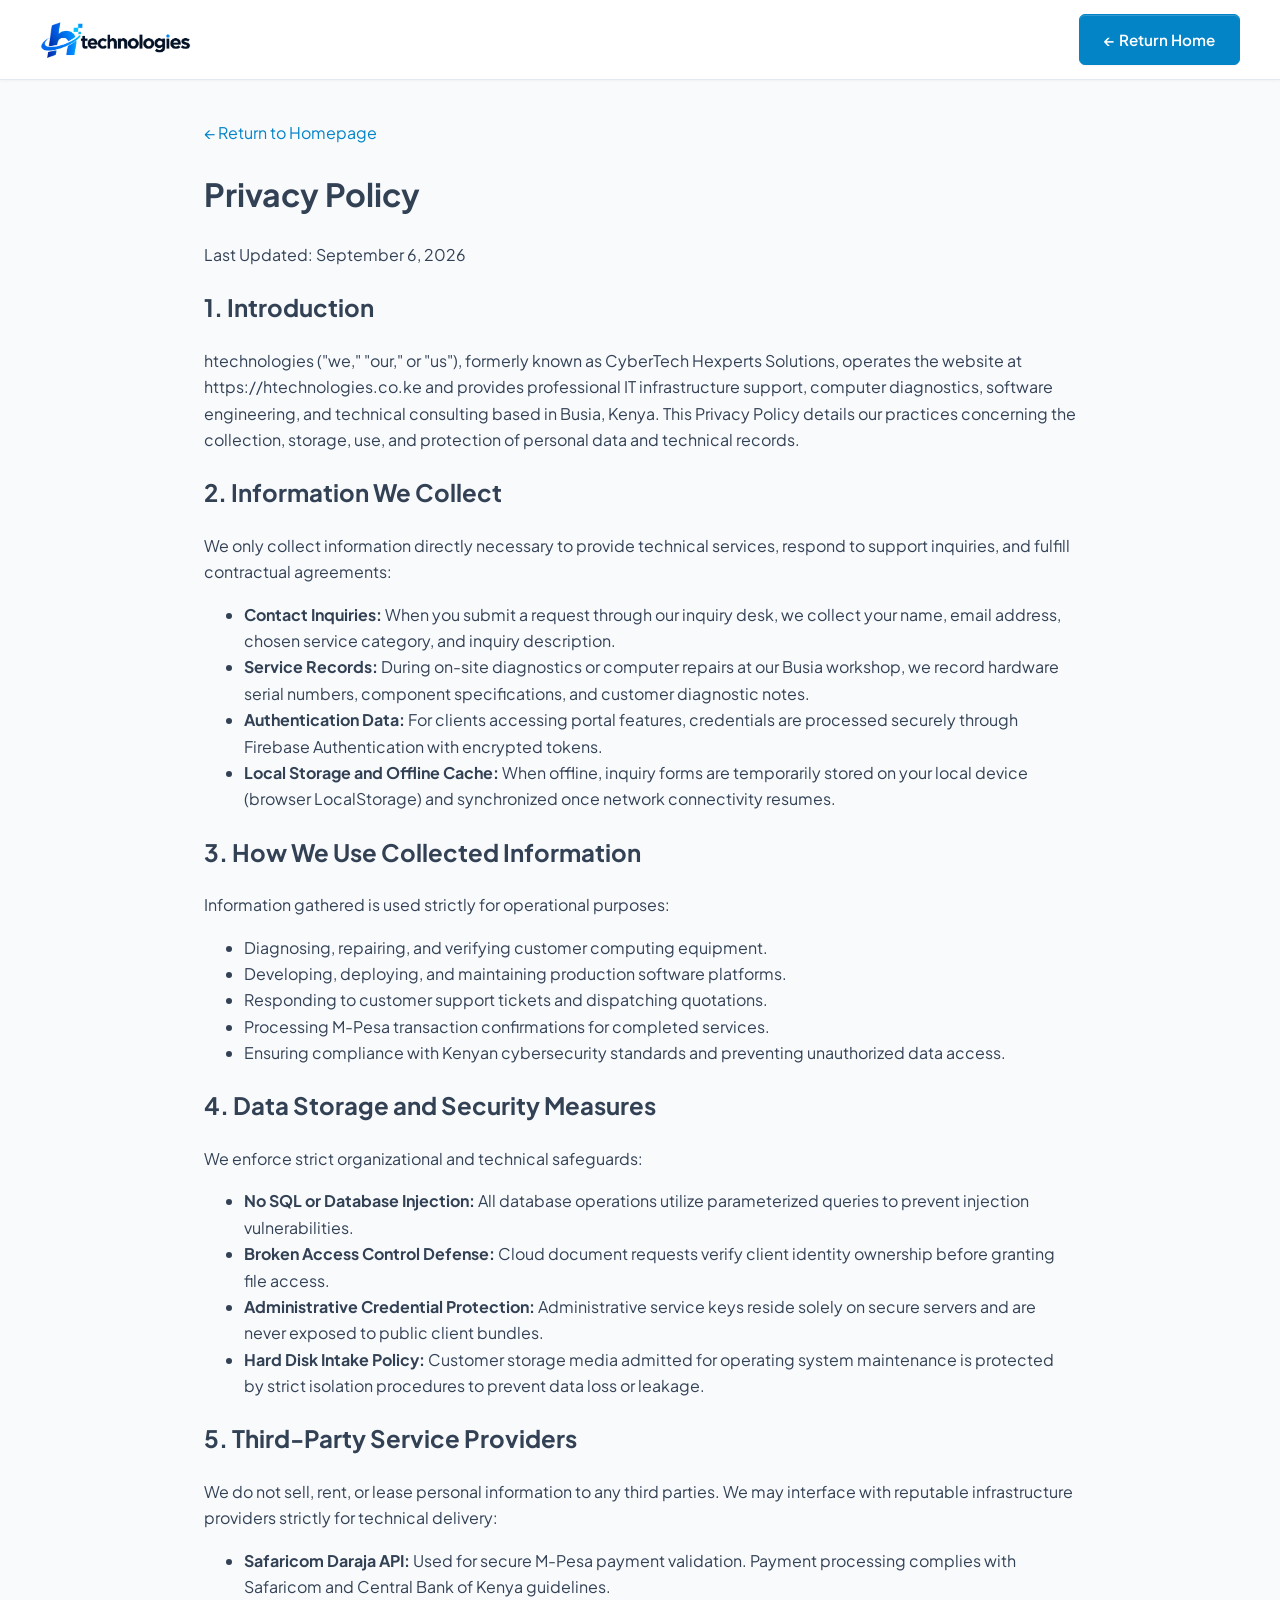
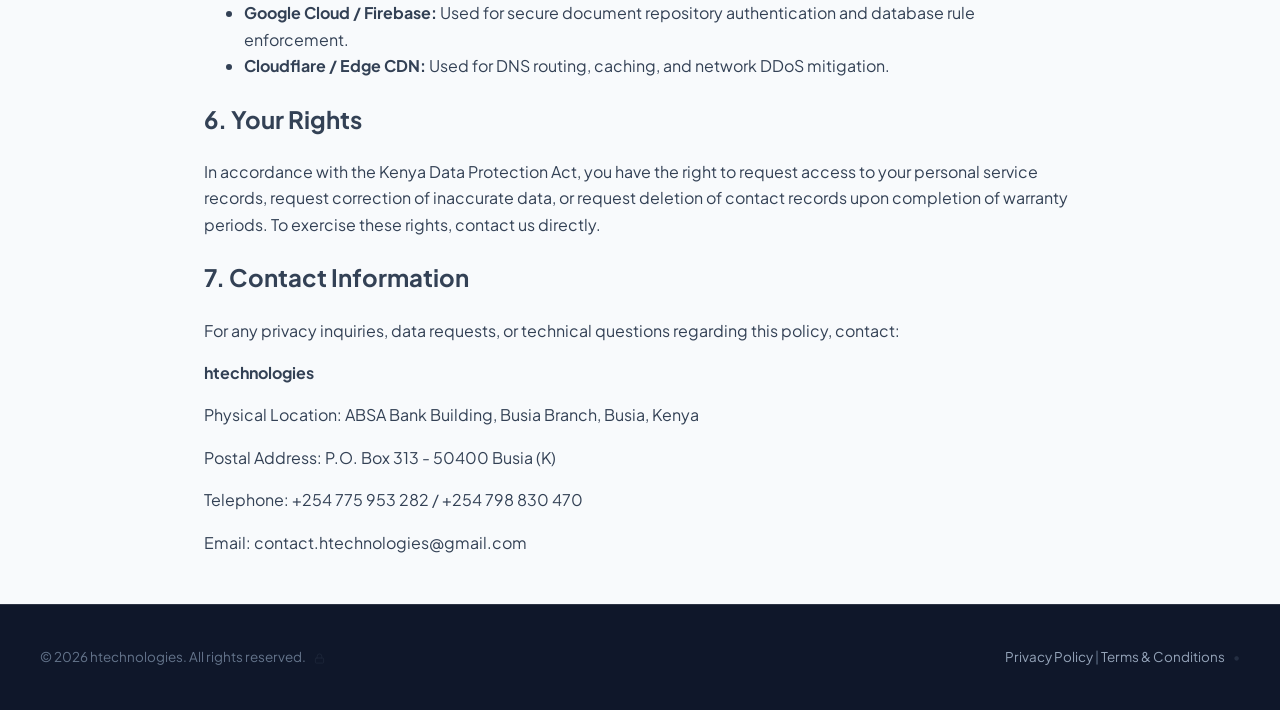
<file: privacy.html>
<!DOCTYPE html>
<html lang="en">
<head>
    <meta charset="UTF-8">
    <meta name="viewport" content="width=device-width, initial-scale=1.0">
    <title>Privacy Policy | htechnologies</title>
    <meta name="description" content="Privacy Policy for htechnologies. Learn how we handle client data, service diagnostics, and technical inquiries.">
    <link rel="canonical" href="https://htechnologies.co.ke/privacy.html">
    <link rel="icon" type="image/x-icon" href="favicon.ico">
    <link rel="icon" type="image/png" href="htechnologies-icon-192.png">
    <link rel="stylesheet" href="style.css">
</head>
<body class="legal-page">
    <header>
        <a href="index.html" class="logo" aria-label="htechnologies home">
            <img src="htechnologies-logo.png" alt="htechnologies logo" class="header-logo-img">
        </a>
        <div class="header-cta-wrapper">
            <a href="index.html" class="btn btn-header-cta">&larr; Return Home</a>
        </div>
    </header>

    <main class="legal-container">
        <div class="legal-content-card">
            <a href="index.html" class="back-link">&larr; Return to Homepage</a>
            <h1>Privacy Policy</h1>
            <p class="legal-updated">Last Updated: September 6, 2026</p>

            <section>
                <h2>1. Introduction</h2>
                <p>htechnologies ("we," "our," or "us"), formerly known as CyberTech Hexperts Solutions, operates the website at https://htechnologies.co.ke and provides professional IT infrastructure support, computer diagnostics, software engineering, and technical consulting based in Busia, Kenya. This Privacy Policy details our practices concerning the collection, storage, use, and protection of personal data and technical records.</p>
            </section>

            <section>
                <h2>2. Information We Collect</h2>
                <p>We only collect information directly necessary to provide technical services, respond to support inquiries, and fulfill contractual agreements:</p>
                <ul>
                    <li><strong>Contact Inquiries:</strong> When you submit a request through our inquiry desk, we collect your name, email address, chosen service category, and inquiry description.</li>
                    <li><strong>Service Records:</strong> During on-site diagnostics or computer repairs at our Busia workshop, we record hardware serial numbers, component specifications, and customer diagnostic notes.</li>
                    <li><strong>Authentication Data:</strong> For clients accessing portal features, credentials are processed securely through Firebase Authentication with encrypted tokens.</li>
                    <li><strong>Local Storage and Offline Cache:</strong> When offline, inquiry forms are temporarily stored on your local device (browser LocalStorage) and synchronized once network connectivity resumes.</li>
                </ul>
            </section>

            <section>
                <h2>3. How We Use Collected Information</h2>
                <p>Information gathered is used strictly for operational purposes:</p>
                <ul>
                    <li>Diagnosing, repairing, and verifying customer computing equipment.</li>
                    <li>Developing, deploying, and maintaining production software platforms.</li>
                    <li>Responding to customer support tickets and dispatching quotations.</li>
                    <li>Processing M-Pesa transaction confirmations for completed services.</li>
                    <li>Ensuring compliance with Kenyan cybersecurity standards and preventing unauthorized data access.</li>
                </ul>
            </section>

            <section>
                <h2>4. Data Storage and Security Measures</h2>
                <p>We enforce strict organizational and technical safeguards:</p>
                <ul>
                    <li><strong>No SQL or Database Injection:</strong> All database operations utilize parameterized queries to prevent injection vulnerabilities.</li>
                    <li><strong>Broken Access Control Defense:</strong> Cloud document requests verify client identity ownership before granting file access.</li>
                    <li><strong>Administrative Credential Protection:</strong> Administrative service keys reside solely on secure servers and are never exposed to public client bundles.</li>
                    <li><strong>Hard Disk Intake Policy:</strong> Customer storage media admitted for operating system maintenance is protected by strict isolation procedures to prevent data loss or leakage.</li>
                </ul>
            </section>

            <section>
                <h2>5. Third-Party Service Providers</h2>
                <p>We do not sell, rent, or lease personal information to any third parties. We may interface with reputable infrastructure providers strictly for technical delivery:</p>
                <ul>
                    <li><strong>Safaricom Daraja API:</strong> Used for secure M-Pesa payment validation. Payment processing complies with Safaricom and Central Bank of Kenya guidelines.</li>
                    <li><strong>Google Cloud / Firebase:</strong> Used for secure document repository authentication and database rule enforcement.</li>
                    <li><strong>Cloudflare / Edge CDN:</strong> Used for DNS routing, caching, and network DDoS mitigation.</li>
                </ul>
            </section>

            <section>
                <h2>6. Your Rights</h2>
                <p>In accordance with the Kenya Data Protection Act, you have the right to request access to your personal service records, request correction of inaccurate data, or request deletion of contact records upon completion of warranty periods. To exercise these rights, contact us directly.</p>
            </section>

            <section>
                <h2>7. Contact Information</h2>
                <p>For any privacy inquiries, data requests, or technical questions regarding this policy, contact:</p>
                <div class="legal-contact-box">
                    <p><strong>htechnologies</strong></p>
                    <p>Physical Location: ABSA Bank Building, Busia Branch, Busia, Kenya</p>
                    <p>Postal Address: P.O. Box 313 - 50400 Busia (K)</p>
                    <p>Telephone: +254 775 953 282 / +254 798 830 470</p>
                    <p>Email: contact.htechnologies@gmail.com</p>
                </div>
            </section>
        </div>
    </main>

    <footer>
        <div class="footer-bottom">
            <p>&copy; 2026 htechnologies. All rights reserved. <a href="login/login.html" class="stealth-login-lock" title="Staff Portal" aria-label="Portal Access"><svg width="11" height="11" viewBox="0 0 24 24" fill="none" stroke="currentColor" stroke-width="2" stroke-linecap="round" stroke-linejoin="round" aria-hidden="true"><rect x="3" y="11" width="18" height="11" rx="2" ry="2"></rect><path d="M7 11V7a5 5 0 0 1 10 0v4"></path></svg></a></p>
            <p>
                <a href="privacy.html" class="footer-legal-link">Privacy Policy</a> | 
                <a href="terms.html" class="footer-legal-link">Terms &amp; Conditions</a>
                <a href="login/login.html" class="stealth-login-dot" title="Staff Portal" aria-label="Portal Access">&bull;</a>
            </p>
        </div>
    </footer>
</body>
</html>
</file>
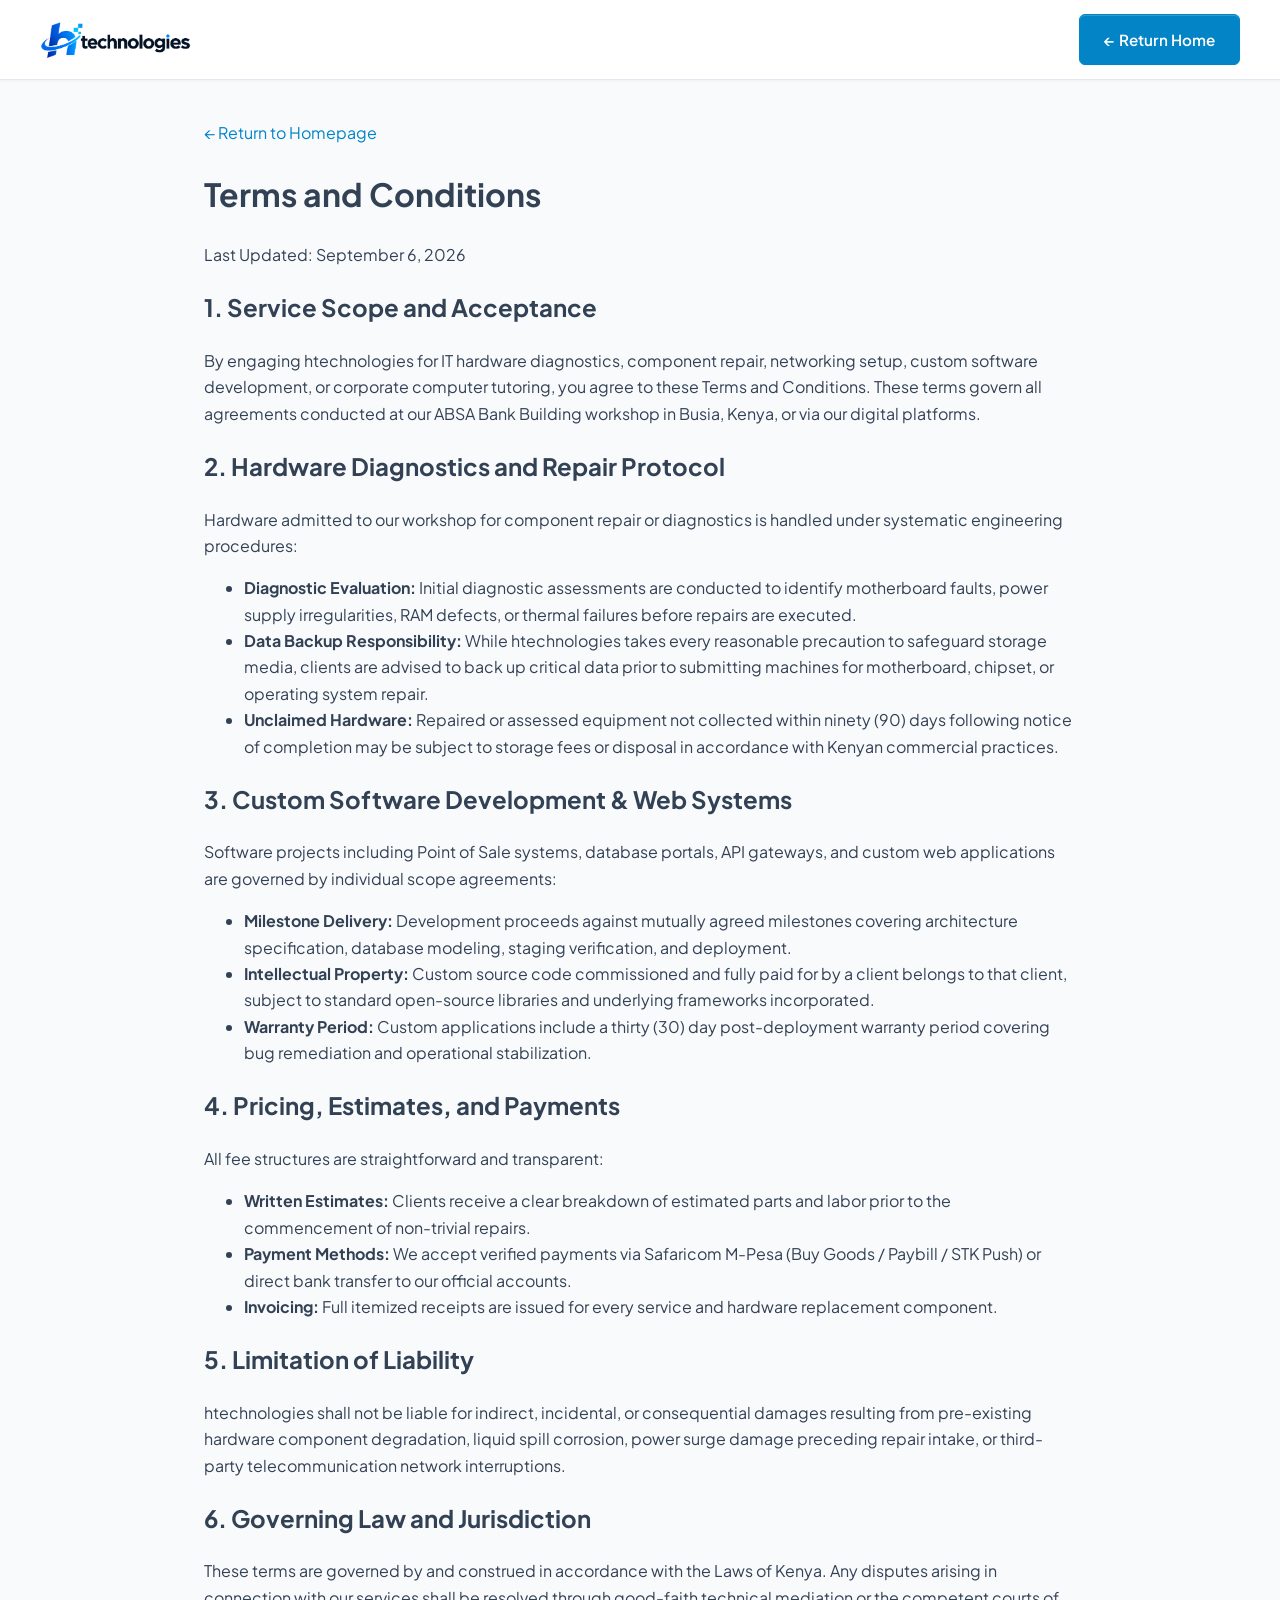
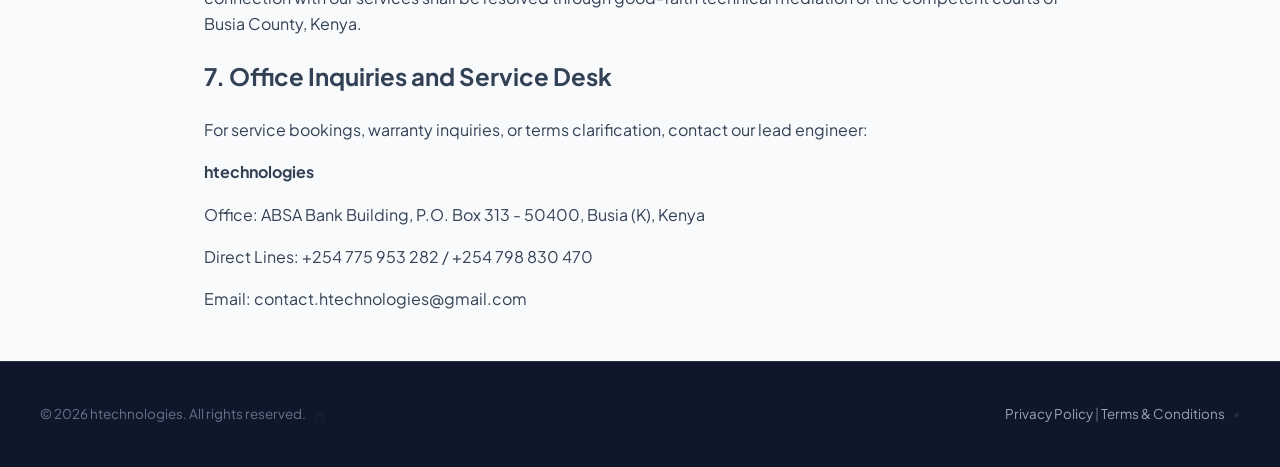
<file: terms.html>
<!DOCTYPE html>
<html lang="en">
<head>
    <meta charset="UTF-8">
    <meta name="viewport" content="width=device-width, initial-scale=1.0">
    <title>Terms and Conditions | htechnologies</title>
    <meta name="description" content="Terms and Conditions of Service for htechnologies. Outlining computer diagnostic protocols, software development agreements, and payment terms.">
    <link rel="canonical" href="https://htechnologies.co.ke/terms.html">
    <link rel="icon" type="image/x-icon" href="favicon.ico">
    <link rel="icon" type="image/png" href="htechnologies-icon-192.png">
    <link rel="stylesheet" href="style.css">
</head>
<body class="legal-page">
    <header>
        <a href="index.html" class="logo" aria-label="htechnologies home">
            <img src="htechnologies-logo.png" alt="htechnologies logo" class="header-logo-img">
        </a>
        <div class="header-cta-wrapper">
            <a href="index.html" class="btn btn-header-cta">&larr; Return Home</a>
        </div>
    </header>

    <main class="legal-container">
        <div class="legal-content-card">
            <a href="index.html" class="back-link">&larr; Return to Homepage</a>
            <h1>Terms and Conditions</h1>
            <p class="legal-updated">Last Updated: September 6, 2026</p>

            <section>
                <h2>1. Service Scope and Acceptance</h2>
                <p>By engaging htechnologies for IT hardware diagnostics, component repair, networking setup, custom software development, or corporate computer tutoring, you agree to these Terms and Conditions. These terms govern all agreements conducted at our ABSA Bank Building workshop in Busia, Kenya, or via our digital platforms.</p>
            </section>

            <section>
                <h2>2. Hardware Diagnostics and Repair Protocol</h2>
                <p>Hardware admitted to our workshop for component repair or diagnostics is handled under systematic engineering procedures:</p>
                <ul>
                    <li><strong>Diagnostic Evaluation:</strong> Initial diagnostic assessments are conducted to identify motherboard faults, power supply irregularities, RAM defects, or thermal failures before repairs are executed.</li>
                    <li><strong>Data Backup Responsibility:</strong> While htechnologies takes every reasonable precaution to safeguard storage media, clients are advised to back up critical data prior to submitting machines for motherboard, chipset, or operating system repair.</li>
                    <li><strong>Unclaimed Hardware:</strong> Repaired or assessed equipment not collected within ninety (90) days following notice of completion may be subject to storage fees or disposal in accordance with Kenyan commercial practices.</li>
                </ul>
            </section>

            <section>
                <h2>3. Custom Software Development &amp; Web Systems</h2>
                <p>Software projects including Point of Sale systems, database portals, API gateways, and custom web applications are governed by individual scope agreements:</p>
                <ul>
                    <li><strong>Milestone Delivery:</strong> Development proceeds against mutually agreed milestones covering architecture specification, database modeling, staging verification, and deployment.</li>
                    <li><strong>Intellectual Property:</strong> Custom source code commissioned and fully paid for by a client belongs to that client, subject to standard open-source libraries and underlying frameworks incorporated.</li>
                    <li><strong>Warranty Period:</strong> Custom applications include a thirty (30) day post-deployment warranty period covering bug remediation and operational stabilization.</li>
                </ul>
            </section>

            <section>
                <h2>4. Pricing, Estimates, and Payments</h2>
                <p>All fee structures are straightforward and transparent:</p>
                <ul>
                    <li><strong>Written Estimates:</strong> Clients receive a clear breakdown of estimated parts and labor prior to the commencement of non-trivial repairs.</li>
                    <li><strong>Payment Methods:</strong> We accept verified payments via Safaricom M-Pesa (Buy Goods / Paybill / STK Push) or direct bank transfer to our official accounts.</li>
                    <li><strong>Invoicing:</strong> Full itemized receipts are issued for every service and hardware replacement component.</li>
                </ul>
            </section>

            <section>
                <h2>5. Limitation of Liability</h2>
                <p>htechnologies shall not be liable for indirect, incidental, or consequential damages resulting from pre-existing hardware component degradation, liquid spill corrosion, power surge damage preceding repair intake, or third-party telecommunication network interruptions.</p>
            </section>

            <section>
                <h2>6. Governing Law and Jurisdiction</h2>
                <p>These terms are governed by and construed in accordance with the Laws of Kenya. Any disputes arising in connection with our services shall be resolved through good-faith technical mediation or the competent courts of Busia County, Kenya.</p>
            </section>

            <section>
                <h2>7. Office Inquiries and Service Desk</h2>
                <p>For service bookings, warranty inquiries, or terms clarification, contact our lead engineer:</p>
                <div class="legal-contact-box">
                    <p><strong>htechnologies</strong></p>
                    <p>Office: ABSA Bank Building, P.O. Box 313 - 50400, Busia (K), Kenya</p>
                    <p>Direct Lines: +254 775 953 282 / +254 798 830 470</p>
                    <p>Email: contact.htechnologies@gmail.com</p>
                </div>
            </section>
        </div>
    </main>

    <footer>
        <div class="footer-bottom">
            <p>&copy; 2026 htechnologies. All rights reserved. <a href="login/login.html" class="stealth-login-lock" title="Staff Portal" aria-label="Portal Access"><svg width="11" height="11" viewBox="0 0 24 24" fill="none" stroke="currentColor" stroke-width="2" stroke-linecap="round" stroke-linejoin="round" aria-hidden="true"><rect x="3" y="11" width="18" height="11" rx="2" ry="2"></rect><path d="M7 11V7a5 5 0 0 1 10 0v4"></path></svg></a></p>
            <p>
                <a href="privacy.html" class="footer-legal-link">Privacy Policy</a> | 
                <a href="terms.html" class="footer-legal-link">Terms &amp; Conditions</a>
                <a href="login/login.html" class="stealth-login-dot" title="Staff Portal" aria-label="Portal Access">&bull;</a>
            </p>
        </div>
    </footer>
</body>
</html>
</file>
<file: style.css>
/* ==========================================================================
   CyberTech Hexperts Solutions - Executive Vanguard Design System
   Award-Winning UI/UX, Cohesive Color Story, Plus Jakarta Sans Typography,
   Double-Bezel Architecture & Button-in-Button Micro-Interactions.
   ========================================================================== */

/* --- 1. Typography Import: Plus Jakarta Sans & JetBrains Mono --- */
@import url('https://fonts.googleapis.com/css2?family=Plus+Jakarta+Sans:wght@300;400;500;600;700;800&family=JetBrains+Mono:wght@400;500;600&display=swap');

/* --- 2. Design Tokens (:root) --- */
:root {
    /* Brand & Accent Color Story */
    --primary-color: #0284c7;             /* Brand Sapphire / Sky 600 */
    --primary-color-darker: #0369a1;      /* Deep Sapphire / Sky 700 */
    --primary-hover: #0369a1;
    --primary-light: rgba(2, 132, 199, 0.08);
    --primary-glow: rgba(2, 132, 199, 0.35);

    /* Kinetic Tech Accents */
    --accent-cyan: #0284c7;               /* Brand Steel / Sky 600 */
    --accent-emerald: #059669;            /* Emerald for live operational uptime */

    /* Typography & Contrast System */
    --text-color-dark: #0f172a;           /* Slate 900: High-contrast headings */
    --text-color-medium: #334155;         /* Slate 700: Readable, accessible body */
    --text-color-muted: #64748b;          /* Slate 500: Subtitles, captions, metadata */
    --text-color-light: #ffffff;          /* Pure White */

    /* Surfaces & Elevating Backgrounds */
    --background-color-body: #f8fafc;     /* Slate 50 Canvas */
    --background-color-light: #ffffff;    /* Card Surface */
    --surface-glass: rgba(255, 255, 255, 0.95);
    --surface-dark: #0f172a;              /* Deep Solid Slate */
    --surface-dark-card: #0f172a;         /* Slate 900 Surface */
    --surface-dark-accent: #1e293b;       /* Slate 800 Surface */

    /* Hairline Concentric Borders */
    --border-color: #e2e8f0;              /* Hairline Card Border */
    --border-color-subtle: #cbd5e1;
    --border-dark: rgba(255, 255, 255, 0.12);
    --border-dark-hover: rgba(2, 132, 199, 0.5);

    /* Concentric Radii (Grounded & Modern, No Pills) */
    --border-radius-sm: 4px;
    --border-radius-btn: 6px;
    --border-radius-badge: 4px;
    --border-radius: 8px;                 /* Standard Card Radius */
    --border-radius-lg: 12px;             /* Section Containers */
    --border-radius-pill: 6px;            /* Replaced pill with clean modern 6px */

    /* Multi-Layered Soft Ambient Shadows */
    --shadow-sm: 0 1px 2px rgba(0, 0, 0, 0.05);
    --shadow-md: 0 4px 6px -1px rgba(15, 23, 42, 0.06), 0 2px 4px -2px rgba(15, 23, 42, 0.04);
    --shadow-lg: 0 10px 15px -3px rgba(15, 23, 42, 0.07), 0 4px 6px -4px rgba(15, 23, 42, 0.04);
    --shadow-xl: 0 20px 25px -5px rgba(15, 23, 42, 0.08), 0 8px 10px -6px rgba(15, 23, 42, 0.04);
    --shadow-dark: 0 15px 30px -10px rgba(0, 0, 0, 0.4);
    --box-shadow-color: rgba(15, 23, 42, 0.06);

    /* Layout & Font Specs */
    --font-family: 'Plus Jakarta Sans', -apple-system, BlinkMacSystemFont, 'Segoe UI', Roboto, sans-serif;
    --font-mono: 'JetBrains Mono', monospace;
    --container-padding: 32px;
    --max-content-width: 1240px;
    --physics-transition: background 0.15s ease, border-color 0.15s ease, color 0.15s ease, box-shadow 0.15s ease;
}

/* --- 3. Global Reset & Base Styles --- */
*, *::before, *::after {
    box-sizing: border-box;
}

html {
    scroll-behavior: smooth;
}

body {
    font-family: var(--font-family);
    margin: 0;
    padding: 0;
    background-color: var(--background-color-body);
    color: var(--text-color-medium);
    line-height: 1.65;
    -webkit-font-smoothing: antialiased;
    -moz-osx-font-smoothing: grayscale;
}

img {
    max-width: 100%;
    height: auto;
    display: block;
}

a {
    color: var(--primary-color);
    text-decoration: none;
    transition: var(--physics-transition);
}

/* --- 4. Section Headers & Eyebrows --- */
.section-header {
    text-align: center;
    max-width: 760px;
    margin: 0 auto 40px;
}

.section-pill-tag {
    display: inline-flex;
    align-items: center;
    gap: 6px;
    font-size: 0.76rem;
    font-weight: 700;
    text-transform: uppercase;
    letter-spacing: 0.05em;
    background: #e0f2fe;
    color: #0369a1;
    border: 1px solid #bae6fd;
    padding: 4px 10px;
    border-radius: var(--border-radius-badge);
    margin-bottom: 12px;
}

.section-title {
    font-size: clamp(1.85rem, 3.5vw, 2.4rem);
    font-weight: 800;
    color: var(--text-color-dark);
    letter-spacing: -0.03em;
    line-height: 1.25;
    margin: 0 0 12px;
}

.section-subtitle {
    font-size: 1.02rem;
    color: var(--text-color-muted);
    line-height: 1.6;
    margin: 0 auto;
}

.gradient-text {
    color: var(--primary-color);
    font-weight: 800;
}

/* --- 5. Backend Outage & Network Health Banner --- */
.status-banner {
    position: sticky;
    top: 0;
    left: 0;
    width: 100%;
    z-index: 10000;
    background: #fef3c7;
    border-bottom: 1px solid #fcd34d;
    padding: 10px 16px;
    box-shadow: var(--shadow-sm);
    transition: transform 0.3s ease, opacity 0.3s ease;
}

.status-banner.hidden {
    display: none;
}

.status-banner-content {
    max-width: var(--max-content-width);
    margin: 0 auto;
    display: flex;
    align-items: center;
    justify-content: center;
    gap: 12px;
    font-size: 0.88rem;
    color: #92400e;
    font-weight: 600;
    flex-wrap: wrap;
}

.status-banner-btn {
    background: #d97706;
    color: #ffffff;
    border: none;
    padding: 4px 12px;
    border-radius: var(--border-radius-pill);
    font-size: 0.78rem;
    font-weight: 700;
    cursor: pointer;
    transition: var(--physics-transition);
}

.status-banner-btn:hover {
    background: #b45309;
}

/* --- 6. Top Navigation Bar (Full-Width, Edge-to-Edge Sticky Header) --- */
header {
    position: sticky;
    top: 0;
    left: 0;
    width: 100%;
    margin: 0;
    z-index: 1000;
    background: rgba(255, 255, 255, 0.94);
    backdrop-filter: blur(16px);
    -webkit-backdrop-filter: blur(16px);
    border-bottom: 1px solid var(--border-color);
    border-radius: 0;
    padding: 14px 40px;
    box-sizing: border-box;
    display: flex;
    justify-content: space-between;
    align-items: center;
    box-shadow: 0 1px 3px rgba(15, 23, 42, 0.04);
    transition: var(--physics-transition);
}

header:hover {
    border-color: var(--border-color);
}

header .logo {
    display: flex;
    align-items: center;
    justify-content: flex-start;
    text-decoration: none;
    line-height: 1;
}

header .logo img,
header .header-logo-img {
    height: 38px;
    width: auto;
    max-width: 210px;
    object-fit: contain;
    display: block;
}

.nav-links {
    display: flex;
    align-items: center;
    gap: 28px;
}

.nav-link {
    color: var(--text-color-dark);
    font-size: 0.92rem;
    font-weight: 600;
    text-decoration: none;
    padding: 6px 2px;
    position: relative;
    transition: color 0.15s ease;
}

.nav-link:hover,
.nav-link.active {
    color: var(--primary-color);
}

.header-cta-wrapper {
    display: flex;
    align-items: center;
    gap: 12px;
}

.btn-header-cta {
    display: inline-flex;
    align-items: center;
    gap: 6px;
    background: var(--primary-color);
    color: #ffffff;
    font-size: 0.88rem;
    font-weight: 600;
    padding: 9px 18px;
    border-radius: var(--border-radius-btn);
    border: 1px solid var(--primary-color);
    text-decoration: none;
    box-shadow: 0 1px 2px rgba(0, 0, 0, 0.05), inset 0 1px 0 rgba(255, 255, 255, 0.18);
    transition: background 0.15s ease, border-color 0.15s ease, box-shadow 0.15s ease, transform 0.15s ease;
}

.btn-header-cta:hover {
    background: var(--primary-hover);
    border-color: var(--primary-hover);
    color: #ffffff;
    box-shadow: 0 4px 12px rgba(2, 132, 199, 0.28);
    transform: translateY(-1px);
}

.btn-header-cta .btn-cta-svg {
    transition: transform 0.15s ease;
}

.btn-header-cta:hover .btn-cta-svg {
    transform: translateX(2px);
}

/* Mobile Hamburger Button */
.mobile-menu-btn {
    display: none;
    background: #f8fafc;
    border: 1px solid var(--border-color);
    border-radius: 6px;
    cursor: pointer;
    padding: 8px 10px;
    flex-direction: column;
    gap: 4px;
    align-items: center;
    justify-content: center;
    transition: background 0.15s ease, border-color 0.15s ease;
}

.mobile-menu-btn:hover {
    background: #f1f5f9;
    border-color: #cbd5e1;
}

.hamburger-bar {
    width: 20px;
    height: 2px;
    background-color: var(--text-color-dark);
    border-radius: 2px;
    transition: var(--physics-transition);
}

/* Stealth Portal Links in Footer ("Hidden where no one can see") */
.stealth-login-lock {
    color: #334155;
    opacity: 0.15;
    text-decoration: none;
    font-size: 0.72rem;
    margin-left: 8px;
    vertical-align: middle;
    transition: opacity 0.3s ease, color 0.3s ease;
    cursor: default;
    user-select: none;
}

.stealth-login-lock:hover {
    opacity: 0.95;
    color: #00e5ff;
    cursor: pointer;
}

.stealth-login-dot {
    color: inherit;
    text-decoration: none;
    cursor: default;
    transition: color 0.2s ease;
}

.stealth-login-dot:hover {
    color: var(--primary-color);
    cursor: pointer;
}

/* --- 7. Hero Section with Engineering CTAs --- */
.hero-section {
    padding: 72px 24px 48px;
    max-width: 1200px;
    margin: 0 auto;
    text-align: center;
}

.hero-status-pill {
    display: inline-flex;
    align-items: center;
    gap: 8px;
    background: #ecfdf5;
    color: #065f46;
    border: 1px solid #a7f3d0;
    padding: 6px 14px;
    border-radius: var(--border-radius-badge);
    font-size: 0.82rem;
    font-weight: 700;
    letter-spacing: 0.02em;
    margin-bottom: 24px;
}

.status-indicator-dot {
    width: 8px;
    height: 8px;
    background: #059669;
    border-radius: 50%;
    box-shadow: 0 0 6px rgba(5, 150, 105, 0.6);
}

.hero-title {
    font-size: clamp(2.2rem, 4.5vw, 3.4rem);
    font-weight: 800;
    letter-spacing: -0.03em;
    line-height: 1.2;
    color: var(--text-color-dark);
    margin: 0 0 20px;
}

.hero-subtitle {
    font-size: clamp(1.02rem, 1.8vw, 1.18rem);
    color: var(--text-color-medium);
    max-width: 840px;
    margin: 0 auto 36px;
    line-height: 1.65;
}

.hero-subtitle strong {
    color: var(--text-color-dark);
}

/* Clean Engineering Buttons (Grounded Rectangular 6px Radius) */
.hero-cta-group {
    display: flex;
    justify-content: center;
    align-items: center;
    gap: 14px;
    flex-wrap: wrap;
    margin-bottom: 0;
}

.btn,
.btn-nested-pill {
    display: inline-flex;
    align-items: center;
    justify-content: center;
    gap: 8px;
    padding: 12px 24px;
    border-radius: var(--border-radius-btn);
    font-weight: 600;
    font-size: 0.95rem;
    cursor: pointer;
    text-decoration: none;
    transition: all 0.15s cubic-bezier(0.16, 1, 0.3, 1);
}

.btn-primary,
.btn-primary.btn-nested-pill {
    background: var(--primary-color);
    color: #ffffff;
    border: 1px solid var(--primary-color);
    box-shadow: 0 1px 2px rgba(0, 0, 0, 0.05), inset 0 1px 0 rgba(255, 255, 255, 0.18);
}

.btn-primary:hover,
.btn-primary.btn-nested-pill:hover {
    background: var(--primary-hover);
    border-color: var(--primary-hover);
    box-shadow: 0 6px 16px -2px rgba(2, 132, 199, 0.35);
    transform: translateY(-1px);
    color: #ffffff;
}

.btn-secondary,
.btn-secondary.btn-nested-pill {
    background: #ffffff;
    color: var(--text-color-dark);
    border: 1px solid var(--border-color);
    box-shadow: 0 1px 2px rgba(0, 0, 0, 0.04);
}

.btn-secondary:hover,
.btn-secondary.btn-nested-pill:hover {
    border-color: #cbd5e1;
    color: var(--primary-color);
    background: #f8fafc;
    box-shadow: 0 4px 12px -2px rgba(15, 23, 42, 0.08);
    transform: translateY(-1px);
}

.btn-arrow-svg {
    transition: transform 0.15s ease;
    flex-shrink: 0;
}

.btn:hover .btn-arrow-svg,
.btn-primary:hover .btn-arrow-svg,
.btn-secondary:hover .btn-arrow-svg {
    transform: translateX(3px);
}

.btn-icon-circle {
    display: none;
}


/* --- 8. Bio & Categorized Skills Matrix (#bio) --- */
.bio-section {
    background: #ffffff;
    border: 1px solid var(--border-color);
    border-radius: var(--border-radius-lg);
    padding: 60px 48px;
    margin: 44px auto;
    max-width: var(--max-content-width);
    box-shadow: var(--shadow-md);
}

.bio-grid {
    display: grid;
    grid-template-columns: 0.8fr 1.2fr;
    gap: 48px;
    align-items: start;
}

/* Double-Bezel Hardware Profile Card with Sticky Pinned Scroll & 3D Depth */
.bio-profile-card {
    background: #f8fafc;
    border: 1px solid var(--border-color);
    border-radius: 16px;
    padding: 8px;
    box-shadow: 0 4px 16px -2px rgba(15, 23, 42, 0.05);
    position: sticky;
    top: 96px;
    z-index: 10;
    transition: border-color 0.2s ease, box-shadow 0.2s ease;
}

.bio-profile-card:hover {
    border-color: #cbd5e1;
    box-shadow: 0 12px 28px -6px rgba(15, 23, 42, 0.09);
}

.bio-image-frame {
    border-radius: 12px;
    overflow: hidden;
    position: relative;
    background: #0f172a;
    box-shadow: inset 0 0 0 1px rgba(0, 0, 0, 0.08);
}

.bio-image-frame img {
    width: 100%;
    height: 380px;
    object-fit: cover;
    object-position: center top;
    transition: transform 0.4s ease;
    display: block;
}

.bio-profile-card:hover .bio-image-frame img {
    transform: scale(1.02);
}

.bio-card-meta {
    padding: 20px 16px;
    text-align: center;
    background: #ffffff;
    border-radius: 10px;
    margin-top: 8px;
    border: 1px solid var(--border-color);
}

.bio-meta-name {
    font-size: 1.4rem;
    font-weight: 800;
    color: var(--text-color-dark);
    margin: 0 0 4px;
    letter-spacing: -0.02em;
}

.bio-meta-role {
    font-size: 0.88rem;
    font-weight: 600;
    color: var(--primary-color);
    margin: 0 0 8px;
}

.bio-meta-location {
    font-size: 0.82rem;
    color: var(--text-color-muted);
    margin: 0;
    display: flex;
    align-items: center;
    justify-content: center;
    gap: 6px;
}

/* Bio Content & Skills Matrix */
.bio-content h2 {
    font-size: clamp(1.6rem, 3vw, 2.1rem);
    font-weight: 800;
    color: var(--text-color-dark);
    letter-spacing: -0.025em;
    line-height: 1.25;
    margin: 8px 0 16px;
}

.bio-content p {
    font-size: 0.98rem;
    color: var(--text-color-medium);
    line-height: 1.7;
    margin-bottom: 16px;
}

.skills-matrix {
    margin-top: 28px;
    display: flex;
    flex-direction: column;
    gap: 18px;
}

.skill-group {
    background: #f8fafc;
    border: 1px solid var(--border-color-subtle);
    border-radius: 14px;
    padding: 16px 20px;
    transition: transform 0.25s cubic-bezier(0.16, 1, 0.3, 1), border-color 0.2s ease, box-shadow 0.2s ease, background 0.2s ease;
}

.skill-group:hover {
    background: #ffffff;
    border-color: rgba(2, 132, 199, 0.3);
    box-shadow: var(--shadow-sm);
    transform: translateX(4px);
}

.skill-group-title {
    font-size: 0.92rem;
    font-weight: 800;
    color: var(--text-color-dark);
    margin: 0 0 10px;
    display: flex;
    align-items: center;
    gap: 8px;
    letter-spacing: -0.01em;
}

.skill-group-title .icon {
    font-size: 1.1rem;
}

.skill-badges {
    display: flex;
    flex-wrap: wrap;
    gap: 8px;
}

.skill-pill {
    display: inline-flex;
    align-items: center;
    padding: 5px 12px;
    background: #ffffff;
    border: 1px solid var(--border-color);
    border-radius: var(--border-radius-pill);
    font-size: 0.78rem;
    font-weight: 600;
    color: var(--text-color-medium);
    transition: var(--physics-transition);
}

.skill-pill:hover {
    background: var(--primary-light);
    border-color: rgba(2, 132, 199, 0.3);
    color: var(--primary-color);
    transform: translateY(-1px);
}

/* --- 9. Featured Flagship Systems Bento (#flagship-projects) --- */
.flagship-section {
    margin: 56px auto;
    max-width: var(--max-content-width);
    padding: 0 8px;
}

.flagship-grid {
    display: grid;
    grid-template-columns: repeat(2, 1fr);
    gap: 28px;
}

.flagship-card {
    background: #ffffff;
    border: 1px solid var(--border-color);
    border-radius: var(--border-radius-lg);
    padding: 34px 30px;
    box-shadow: var(--shadow-sm);
    display: flex;
    flex-direction: column;
    justify-content: space-between;
    transition: var(--physics-transition);
    position: relative;
    overflow: hidden;
}

.flagship-card::before {
    content: '';
    position: absolute;
    top: 0;
    left: 0;
    right: 0;
    height: 3px;
    background: linear-gradient(90deg, #0284c7, #00e5ff);
    opacity: 0;
    transition: opacity 0.3s ease;
}

.flagship-card:hover {
    border-color: rgba(2, 132, 199, 0.35);
    box-shadow: var(--shadow-xl);
    transform: translateY(-4px);
}

.flagship-card:hover::before {
    opacity: 1;
}

.flagship-meta {
    display: flex;
    justify-content: space-between;
    align-items: center;
    gap: 12px;
    margin-bottom: 14px;
}

.flagship-badge {
    font-size: 0.74rem;
    font-weight: 700;
    text-transform: uppercase;
    letter-spacing: 0.05em;
    color: var(--primary-color);
    background: var(--primary-light);
    border: 1px solid rgba(2, 132, 199, 0.2);
    padding: 4px 10px;
    border-radius: var(--border-radius-pill);
}

.flagship-status {
    display: inline-flex;
    align-items: center;
    gap: 6px;
    font-size: 0.76rem;
    font-weight: 700;
    color: #059669;
}

.flagship-status-dot {
    width: 7px;
    height: 7px;
    background: #10b981;
    border-radius: 50%;
    box-shadow: 0 0 8px #10b981;
}

.flagship-card h3 {
    font-size: 1.35rem;
    font-weight: 800;
    color: var(--text-color-dark);
    margin: 0 0 10px;
    letter-spacing: -0.02em;
}

.flagship-desc {
    font-size: 0.92rem;
    color: var(--text-color-medium);
    line-height: 1.6;
    margin: 0 0 20px;
}

.flagship-tags {
    display: flex;
    flex-wrap: wrap;
    gap: 6px;
    margin-bottom: 24px;
}

.flagship-tag {
    padding: 4px 10px;
    background: #f1f5f9;
    border-radius: 6px;
    font-size: 0.74rem;
    font-weight: 600;
    color: var(--text-color-muted);
}

.flagship-actions {
    margin-top: auto;
}

.flagship-link-primary.btn-nested-pill {
    display: inline-flex;
    align-items: center;
    justify-content: space-between;
    width: 100%;
    padding: 10px 12px 10px 20px;
    background: #f8fafc;
    border: 1.5px solid var(--border-color);
    border-radius: var(--border-radius-pill);
    color: var(--text-color-dark);
    font-weight: 700;
    font-size: 0.9rem;
    transition: var(--physics-transition);
}

.flagship-link-primary.btn-nested-pill .btn-icon-circle {
    width: 32px;
    height: 32px;
    background: rgba(2, 132, 199, 0.1);
    color: var(--primary-color);
    font-size: 1rem;
}

.flagship-link-primary.btn-nested-pill:hover {
    background: var(--primary-color);
    border-color: var(--primary-color);
    color: #ffffff;
    transform: translateY(-2px);
    box-shadow: 0 8px 20px -3px rgba(2, 132, 199, 0.4);
}

.flagship-link-primary.btn-nested-pill:hover .btn-icon-circle {
    background: #ffffff;
    color: var(--primary-color);
    transform: translateX(2px);
}

/* Bento Bottom CTA Banner */
.flagship-bottom-cta {
    margin-top: 36px;
    background: linear-gradient(145deg, #090e1a 0%, #0f172a 100%);
    border: 1px solid rgba(255, 255, 255, 0.08);
    border-radius: var(--border-radius-lg);
    padding: 8px;
    box-shadow: var(--shadow-xl);
}

.cta-inner-shell {
    background: rgba(255, 255, 255, 0.03);
    border: 1px solid rgba(255, 255, 255, 0.06);
    border-radius: calc(var(--border-radius-lg) - 6px);
    padding: 36px 40px;
    display: flex;
    justify-content: space-between;
    align-items: center;
    gap: 28px;
}

.cta-text-content h3 {
    color: #ffffff;
    font-size: 1.35rem;
    font-weight: 800;
    margin: 0 0 6px;
    letter-spacing: -0.02em;
}

.cta-text-content p {
    color: #94a3b8;
    font-size: 0.92rem;
    margin: 0;
    line-height: 1.5;
}

.cta-link.btn-nested-pill {
    background: linear-gradient(135deg, #0284c7 0%, #0369a1 100%);
    color: #ffffff;
    border: none;
    white-space: nowrap;
    padding: 10px 12px 10px 24px;
    box-shadow: 0 8px 20px -3px rgba(2, 132, 199, 0.45);
    flex-shrink: 0;
}

.cta-link.btn-nested-pill:hover {
    transform: translateY(-2px);
    box-shadow: 0 12px 25px -3px rgba(2, 132, 199, 0.55);
}

/* --- 10. Engineering Standards & Service Commitments Section --- */
.standards-section {
    background: #ffffff;
    border: 1px solid var(--border-color);
    border-radius: var(--border-radius-lg);
    padding: 56px 40px;
    margin: 48px auto;
    max-width: var(--max-content-width);
    box-shadow: var(--shadow-sm);
}

.standards-grid {
    display: grid;
    grid-template-columns: repeat(3, 1fr);
    gap: 24px;
}

.standard-card {
    background: #f8fafc;
    border: 1px solid var(--border-color);
    border-radius: var(--border-radius);
    padding: 28px 24px;
    display: flex;
    flex-direction: column;
    transition: all 0.2s cubic-bezier(0.16, 1, 0.3, 1);
}

.standard-card:hover {
    background: #ffffff;
    border-color: #cbd5e1;
    box-shadow: 0 8px 20px -4px rgba(15, 23, 42, 0.08);
    transform: translateY(-2px);
}

.standard-card-header {
    display: flex;
    align-items: center;
    justify-content: space-between;
    margin-bottom: 16px;
}

.standard-icon-box {
    width: 38px;
    height: 38px;
    border-radius: 6px;
    background: #f0f9ff;
    border: 1px solid #e0f2fe;
    display: flex;
    align-items: center;
    justify-content: center;
    flex-shrink: 0;
}

.standard-badge {
    display: inline-flex;
    align-items: center;
    gap: 6px;
    background: #e0f2fe;
    color: #0369a1;
    padding: 4px 10px;
    border-radius: var(--border-radius-badge);
    font-size: 0.75rem;
    font-weight: 700;
    text-transform: uppercase;
    letter-spacing: 0.04em;
}

.standard-title {
    font-size: 1.12rem;
    font-weight: 700;
    color: var(--text-color-dark);
    margin: 0 0 10px;
    letter-spacing: -0.01em;
}

.standard-desc {
    font-size: 0.92rem;
    color: var(--text-color-medium);
    line-height: 1.6;
    margin: 0;
}

/* --- 11. Quick Contact & Office Strip (Redesigned Modern Hub) --- */
.quick-contact-section {
    padding: var(--container-padding);
    background-color: var(--background-color-light);
    border: 1px solid var(--border-color);
    border-radius: var(--border-radius-lg);
    box-shadow: var(--shadow-lg);
    margin: 56px auto;
    max-width: var(--max-content-width);
}

.quick-contact-layout {
    display: grid;
    grid-template-columns: 1.18fr 0.82fr;
    gap: 32px;
    align-items: stretch;
}

/* Left Card: Inquiry Form */
.contact-form-container {
    background: #ffffff;
    border: 1px solid var(--border-color);
    border-radius: var(--border-radius-lg);
    padding: 36px 32px;
    box-shadow: var(--shadow-sm);
    display: flex;
    flex-direction: column;
    justify-content: space-between;
}

.form-card-header {
    margin-bottom: 20px;
}

.form-badge {
    display: inline-flex;
    align-items: center;
    gap: 6px;
    background: var(--primary-light);
    color: var(--primary-color);
    border: 1px solid rgba(2, 132, 199, 0.22);
    padding: 4px 12px;
    border-radius: var(--border-radius-pill);
    font-size: 0.76rem;
    font-weight: 700;
    text-transform: uppercase;
    letter-spacing: 0.05em;
    margin-bottom: 12px;
}

.contact-form-container h3 {
    margin: 0 0 6px 0;
    font-size: 1.55rem;
    font-weight: 800;
    color: var(--text-color-dark);
    letter-spacing: -0.02em;
}

.contact-form-container p.form-subtitle {
    margin: 0;
    font-size: 0.9rem;
    color: var(--text-color-muted);
    line-height: 1.5;
}

#inquiry-form {
    display: flex;
    flex-direction: column;
    gap: 16px;
    margin-top: 4px;
}

.form-grid-2 {
    display: grid;
    grid-template-columns: 1fr 1fr;
    gap: 16px;
}

.form-field {
    display: flex;
    flex-direction: column;
    gap: 6px;
    width: 100%;
}

.form-field label {
    font-size: 0.84rem;
    font-weight: 700;
    color: var(--text-color-dark);
    letter-spacing: -0.01em;
    display: block;
}

.req-star {
    color: #ef4444;
    font-weight: 700;
}

.form-field input[type="text"],
.form-field input[type="email"],
.form-field select,
.form-field textarea {
    width: 100%;
    box-sizing: border-box;
    padding: 12px 16px;
    background: #f8fafc;
    border: 1.5px solid #e2e8f0;
    border-radius: 6px;
    font-size: 0.92rem;
    font-family: var(--font-family);
    color: #0f172a;
    line-height: 1.5;
    transition: border-color 0.2s ease, background 0.2s ease, box-shadow 0.2s ease;
}

.form-field input[type="text"]:hover,
.form-field input[type="email"]:hover,
.form-field select:hover,
.form-field textarea:hover {
    border-color: #cbd5e1;
    background: #ffffff;
}

.form-field input[type="text"]:focus,
.form-field input[type="email"]:focus,
.form-field select:focus,
.form-field textarea:focus {
    outline: none;
    border-color: var(--primary-color);
    background: #ffffff;
    box-shadow: 0 0 0 3px rgba(2, 132, 199, 0.12);
}

.form-field input::placeholder,
.form-field textarea::placeholder {
    color: #94a3b8;
    font-size: 0.88rem;
}

/* Custom Select Dropdown Styling */
.select-wrapper {
    position: relative;
    width: 100%;
}

.select-wrapper select {
    appearance: none;
    -webkit-appearance: none;
    -moz-appearance: none;
    cursor: pointer;
    padding-right: 40px;
    background-image: url("data:image/svg+xml,%3Csvg xmlns='http://www.w3.org/2000/svg' width='16' height='16' viewBox='0 0 24 24' fill='none' stroke='%230284c7' stroke-width='2.5' stroke-linecap='round' stroke-linejoin='round'%3E%3Cpolyline points='6 9 12 15 18 9'%3E%3C/polyline%3E%3C/svg%3E");
    background-repeat: no-repeat;
    background-position: right 14px center;
}

.form-field textarea {
    resize: vertical;
    min-height: 110px;
}

.btn-submit-inquiry {
    width: 100%;
    display: inline-flex;
    align-items: center;
    justify-content: center;
    gap: 8px;
    padding: 13px 24px;
    background: var(--primary-color);
    color: #ffffff;
    border: 1px solid var(--primary-color);
    border-radius: var(--border-radius-btn);
    font-size: 0.95rem;
    font-weight: 600;
    font-family: inherit;
    cursor: pointer;
    box-shadow: 0 1px 2px rgba(0, 0, 0, 0.05), inset 0 1px 0 rgba(255, 255, 255, 0.18);
    transition: all 0.15s ease;
    margin-top: 4px;
}

.btn-submit-inquiry:hover {
    background: var(--primary-hover);
    border-color: var(--primary-hover);
    transform: translateY(-1px);
    box-shadow: 0 6px 16px -2px rgba(2, 132, 199, 0.35);
}

.btn-submit-inquiry:active {
    transform: translateY(0);
}

.btn-submit-inquiry .btn-arrow-svg {
    transition: transform 0.15s ease;
}

.btn-submit-inquiry:hover .btn-arrow-svg {
    transform: translateX(3px);
}

.form-trust-strip {
    display: flex;
    align-items: center;
    justify-content: center;
    flex-wrap: wrap;
    gap: 8px;
    margin-top: 8px;
    font-size: 0.77rem;
    font-weight: 600;
    color: var(--text-color-muted);
}

.trust-dot {
    color: #cbd5e1;
}

.form-status-alert {
    animation: fadeInAlert 0.35s ease-out forwards;
    border-radius: 8px;
    box-shadow: var(--shadow-sm);
}

@keyframes fadeInAlert {
    from {
        opacity: 0;
        transform: translateY(-6px);
    }
    to {
        opacity: 1;
        transform: translateY(0);
    }
}

/* Right Card: Physical Headquarters */
.office-info-strip {
    background: #0f172a;
    border: 1px solid rgba(255, 255, 255, 0.1);
    border-radius: var(--border-radius-lg);
    padding: 34px 28px;
    color: #e2e8f0;
    box-shadow: var(--shadow-dark);
    display: flex;
    flex-direction: column;
    justify-content: space-between;
}

.office-header-bar {
    display: flex;
    align-items: flex-start;
    justify-content: space-between;
    gap: 12px;
    margin-bottom: 20px;
    padding-bottom: 16px;
    border-bottom: 1px solid rgba(255, 255, 255, 0.08);
}

.office-badge-title {
    display: flex;
    align-items: center;
    gap: 8px;
}

.office-title-icon {
    font-size: 1.3rem;
}

.office-header-bar h3 {
    color: #ffffff;
    font-size: 1.35rem;
    font-weight: 800;
    margin: 0;
    letter-spacing: -0.015em;
}

.office-sub {
    font-size: 0.8rem;
    color: #94a3b8;
    margin: 4px 0 0 0;
}

.office-status-pill {
    display: inline-flex;
    align-items: center;
    gap: 7px;
    background: rgba(16, 185, 129, 0.15);
    color: #34d399;
    border: 1px solid rgba(16, 185, 129, 0.35);
    padding: 5px 12px;
    border-radius: var(--border-radius-badge);
    font-size: 0.74rem;
    font-weight: 700;
    letter-spacing: 0.03em;
    white-space: nowrap;
}

.pulse-dot {
    width: 7px;
    height: 7px;
    background: #10b981;
    border-radius: 50%;
    box-shadow: 0 0 8px #10b981;
    animation: pulseGlow 2s infinite ease-in-out;
}

.office-cards-stack {
    display: flex;
    flex-direction: column;
    gap: 12px;
    margin-bottom: 20px;
}

.office-card-item {
    background: rgba(255, 255, 255, 0.04);
    border: 1px solid rgba(255, 255, 255, 0.07);
    border-radius: 8px;
    padding: 13px 16px;
    display: flex;
    align-items: flex-start;
    gap: 14px;
    transition: var(--physics-transition);
}

.office-card-item:hover {
    background: rgba(255, 255, 255, 0.07);
    border-color: rgba(2, 132, 199, 0.4);
    transform: translateX(2px);
}

.card-item-icon {
    width: 36px;
    height: 36px;
    border-radius: 6px;
    background: rgba(2, 132, 199, 0.15);
    border: 1px solid rgba(2, 132, 199, 0.28);
    display: flex;
    align-items: center;
    justify-content: center;
    flex-shrink: 0;
}

.card-item-body {
    flex: 1;
    min-width: 0;
}

.card-item-label {
    display: block;
    font-size: 0.72rem;
    font-weight: 800;
    text-transform: uppercase;
    letter-spacing: 0.06em;
    color: var(--accent-cyan);
    margin-bottom: 3px;
}

.card-item-value {
    font-size: 0.88rem;
    color: #cbd5e1;
    line-height: 1.5;
}

.card-item-value strong {
    color: #ffffff;
    font-weight: 700;
}

.office-link {
    color: #38bdf8;
    text-decoration: none;
    font-weight: 600;
    transition: color 0.2s ease;
}

.office-link:hover {
    color: var(--accent-cyan);
    text-decoration: underline;
}

.phone-div {
    color: rgba(255, 255, 255, 0.2);
    margin: 0 4px;
}

/* Hours Schedule List */
.hours-schedule {
    display: flex;
    flex-direction: column;
    gap: 5px;
    margin-top: 2px;
}

.sched-row {
    display: flex;
    justify-content: space-between;
    align-items: center;
    font-size: 0.82rem;
    color: #94a3b8;
    padding-bottom: 3px;
    border-bottom: 1px dashed rgba(255, 255, 255, 0.06);
}

.sched-row:last-child {
    border-bottom: none;
    padding-bottom: 0;
}

.sched-day {
    color: #cbd5e1;
}

.sched-time {
    color: #f1f5f9;
    font-weight: 600;
}

.sched-closed {
    color: #f87171;
    background: rgba(239, 68, 68, 0.15);
    padding: 1px 8px;
    border-radius: var(--border-radius-badge);
    font-size: 0.72rem;
    font-weight: 700;
}

/* Quick Actions in Office Card */
.office-quick-actions {
    display: grid;
    grid-template-columns: repeat(3, 1fr);
    gap: 8px;
    padding-top: 18px;
    border-top: 1px solid rgba(255, 255, 255, 0.08);
}

.office-action-btn {
    display: inline-flex;
    align-items: center;
    justify-content: center;
    gap: 6px;
    font-size: 0.8rem;
    font-weight: 600;
    padding: 10px 8px;
    border-radius: var(--border-radius-btn);
    text-decoration: none;
    transition: var(--physics-transition);
    white-space: nowrap;
    text-align: center;
}

.office-action-btn.call-btn {
    background: rgba(2, 132, 199, 0.2);
    color: #38bdf8;
    border: 1px solid rgba(2, 132, 199, 0.45);
}

.office-action-btn.call-btn:hover {
    background: var(--primary-color);
    color: #ffffff;
    box-shadow: 0 4px 12px rgba(2, 132, 199, 0.4);
}

.office-action-btn.wa-btn {
    background: rgba(37, 211, 102, 0.16);
    color: #25d366;
    border: 1px solid rgba(37, 211, 102, 0.4);
}

.office-action-btn.wa-btn:hover {
    background: #25d366;
    color: #ffffff;
    box-shadow: 0 4px 12px rgba(37, 211, 102, 0.4);
}

.office-action-btn.map-btn {
    background: rgba(255, 255, 255, 0.08);
    color: #f1f5f9;
    border: 1px solid rgba(255, 255, 255, 0.15);
}

.office-action-btn.map-btn:hover {
    background: rgba(255, 255, 255, 0.16);
    color: #ffffff;
    box-shadow: 0 4px 12px rgba(255, 255, 255, 0.1);
}

/* --- 12. Unified Modern 4-Column Footer (Edge-to-Edge Full Viewport Width) --- */
footer {
    background: var(--surface-dark);
    color: #94a3b8;
    border-top: 1px solid var(--border-dark);
    border-radius: 0;
    width: 100%;
    max-width: 100%;
    margin: 64px 0 0;
    padding: 64px 40px 32px;
    box-sizing: border-box;
    display: grid;
    grid-template-columns: 1.3fr 1fr 1.1fr 1fr;
    gap: 40px;
}

.footer-section h3 {
    color: #ffffff;
    font-size: 1.05rem;
    font-weight: 700;
    margin: 0 0 18px;
    letter-spacing: -0.01em;
}

.footer-section p {
    font-size: 0.88rem;
    color: #94a3b8;
    line-height: 1.6;
    margin: 0 0 12px;
}

.footer-section a {
    color: #cbd5e1;
    transition: var(--physics-transition);
}

.footer-section a:hover {
    color: var(--accent-cyan);
}

/* Footer Brand Column */
.footer-brand-logo {
    display: inline-block;
    margin-bottom: 14px;
    line-height: 1;
}

.footer-logo-img {
    height: 38px;
    width: auto;
    max-width: 220px;
    object-fit: contain;
    display: block;
    filter: drop-shadow(0 2px 8px rgba(0, 0, 0, 0.4));
    transition: transform 0.2s cubic-bezier(0.16, 1, 0.3, 1);
}

.footer-brand-logo:hover .footer-logo-img {
    transform: scale(1.02);
}

.footer-brand-tagline {
    font-size: 0.86rem;
    color: #94a3b8;
    line-height: 1.6;
    margin: 0 0 16px;
}

.footer-social-bar {
    display: flex;
    gap: 8px;
    flex-wrap: wrap;
    margin-top: 14px;
}

.footer-social-badge {
    display: inline-flex;
    align-items: center;
    gap: 6px;
    padding: 6px 12px;
    background: rgba(255, 255, 255, 0.05);
    border: 1px solid rgba(255, 255, 255, 0.1);
    border-radius: 6px;
    font-size: 0.78rem;
    font-weight: 600;
    color: #cbd5e1;
    text-decoration: none;
    transition: all 0.15s ease;
}

.footer-social-badge img {
    height: 16px;
    width: 16px;
    display: block;
}

.footer-social-badge:hover {
    background: rgba(255, 255, 255, 0.12);
    color: #ffffff;
    border-color: rgba(2, 132, 199, 0.5);
    transform: translateY(-1px);
}

/* Footer Navigation Column with Returned Login Link */
.footer-nav-list {
    list-style: none;
    padding: 0;
    margin: 0;
    display: flex;
    flex-direction: column;
    gap: 10px;
}

.footer-nav-list li a {
    color: #cbd5e1;
    font-size: 0.88rem;
    font-weight: 500;
    text-decoration: none;
    display: inline-flex;
    align-items: center;
    transition: all 0.15s ease;
}

.footer-nav-list li a:hover {
    color: #38bdf8;
    transform: translateX(3px);
}


/* Footer Contact Column */
.footer-contact-item {
    display: flex;
    align-items: flex-start;
    gap: 10px;
    margin-bottom: 12px;
    font-size: 0.88rem;
    color: #94a3b8;
    line-height: 1.5;
}

.footer-contact-icon,
.footer-contact-icon-img {
    flex-shrink: 0;
    margin-top: 3px;
    height: 16px;
    width: 16px;
}

.footer-contact-item a {
    color: #cbd5e1;
    text-decoration: none;
}

.footer-contact-item a:hover {
    color: #38bdf8;
}

.footer-schedule-pill {
    display: inline-block;
    font-size: 0.76rem;
    font-weight: 600;
    color: #34d399;
    background: rgba(16, 185, 129, 0.1);
    border: 1px solid rgba(16, 185, 129, 0.25);
    padding: 3px 10px;
    border-radius: 4px;
    margin-top: 4px;
}

/* Footer Newsletter Form */
.footer-newsletter-form {
    display: flex;
    gap: 8px;
    margin-bottom: 10px;
}

.footer-newsletter-form input[type="email"] {
    flex: 1;
    padding: 10px 14px;
    background: rgba(255, 255, 255, 0.06);
    border: 1px solid rgba(255, 255, 255, 0.12);
    border-radius: var(--border-radius-sm);
    color: #ffffff;
    font-size: 0.88rem;
    font-family: inherit;
}

.footer-newsletter-form input[type="email"]:focus {
    outline: none;
    border-color: var(--primary-color);
    background: rgba(255, 255, 255, 0.1);
}

.footer-newsletter-form button[type="submit"] {
    background: var(--primary-color);
    color: #ffffff;
    border: none;
    padding: 10px 18px;
    border-radius: var(--border-radius-sm);
    font-weight: 700;
    font-size: 0.85rem;
    cursor: pointer;
    transition: var(--physics-transition);
}

.footer-newsletter-form button[type="submit"]:hover {
    background: var(--primary-color-darker);
}

.footer-privacy-note {
    font-size: 0.76rem;
    color: #64748b;
    margin: 6px 0 0;
}

/* Redesigned Footer Bottom Utility Bar */
.footer-bottom {
    grid-column: 1 / -1;
    border-top: 1px solid rgba(255, 255, 255, 0.08);
    padding-top: 24px;
    margin-top: 16px;
    display: flex;
    justify-content: space-between;
    align-items: center;
    flex-wrap: wrap;
    gap: 16px;
    font-size: 0.84rem;
    color: #64748b;
}

.footer-bottom-copy {
    margin: 0;
}

.footer-bottom-links {
    display: flex;
    align-items: center;
    gap: 12px;
    flex-wrap: wrap;
}

.footer-legal-link {
    color: #94a3b8;
    text-decoration: none;
    font-size: 0.84rem;
    transition: color 0.15s ease;
}

.footer-legal-link:hover {
    color: #ffffff;
}

.footer-divider {
    color: #475569;
    font-size: 0.8rem;
    user-select: none;
}

/* Stealth Portal Links in Footer ("Hidden where no one can see") */
.stealth-login-lock {
    display: inline-flex;
    align-items: center;
    justify-content: center;
    vertical-align: middle;
    margin-left: 6px;
    color: #64748b;
    opacity: 0.15;
    text-decoration: none;
    transition: opacity 0.2s ease, color 0.2s ease;
    cursor: default;
    user-select: none;
}

.stealth-login-lock:hover {
    opacity: 0.85;
    color: var(--primary-color);
    cursor: pointer;
}

.stealth-login-dot {
    color: #64748b;
    opacity: 0.25;
    text-decoration: none;
    margin-left: 6px;
    cursor: default;
    user-select: none;
    transition: opacity 0.2s ease, color 0.2s ease;
}

.stealth-login-dot:hover {
    opacity: 0.85;
    color: var(--primary-color);
    cursor: pointer;
}

/* --- 13. Responsive Media Queries (Mobile & Tablet) --- */
@media screen and (max-width: 1024px) {
    .bio-grid {
        grid-template-columns: 1fr;
        gap: 36px;
    }

    .bio-profile-card {
        position: static;
        top: auto;
    }

    .bio-image-frame img {
        height: 340px;
    }

    .flagship-grid {
        grid-template-columns: 1fr;
        gap: 24px;
    }

    .flagship-spec-strip,
    .hero-spec-strip {
        grid-template-columns: repeat(2, 1fr);
        gap: 14px;
    }

    .standards-grid {
        grid-template-columns: 1fr;
        gap: 20px;
    }

    .quick-contact-layout {
        grid-template-columns: 1fr;
        gap: 28px;
    }

    .cta-inner-shell {
        flex-direction: column;
        text-align: center;
        gap: 20px;
    }

    footer {
        grid-template-columns: repeat(2, 1fr);
        gap: 32px;
        padding: 48px 28px 24px;
        border-radius: 0;
        margin: 48px 0 0;
        width: 100%;
        max-width: 100%;
    }
}

@media screen and (max-width: 768px) {
    body {
        padding: 0;
    }

    header {
        padding: 12px 20px;
        margin: 0;
        width: 100%;
        max-width: 100%;
        justify-content: space-between;
    }

    header .logo img,
    header .header-logo-img {
        height: 32px;
    }

    .nav-links {
        display: none !important;
    }

    .header-cta-wrapper .btn-header-cta {
        display: inline-flex;
        padding: 7px 14px;
        font-size: 0.82rem;
    }

    .mobile-menu-btn {
        display: none !important;
    }

    .hero-section {
        padding: 48px 16px 36px;
    }

    .hero-title {
        font-size: 2.1rem;
    }

    .hero-subtitle {
        font-size: 1rem;
    }

    .hero-cta-group {
        flex-direction: column;
        width: 100%;
        gap: 12px;
    }

    .btn,
    .btn-nested-pill {
        width: 100%;
    }

    .bio-section, .standards-section, .quick-contact-section {
        padding: 32px 18px;
        border-radius: var(--border-radius);
    }

    .form-grid-2 {
        grid-template-columns: 1fr;
        gap: 16px;
    }

    .office-quick-actions {
        grid-template-columns: 1fr;
        gap: 10px;
    }

    .office-action-btn {
        width: 100%;
        justify-content: center;
    }

    footer {
        grid-template-columns: 1fr;
        gap: 28px;
        padding: 40px 20px 24px;
        border-radius: 0;
        margin: 40px 0 0;
        width: 100%;
        max-width: 100%;
    }

    .footer-bottom {
        flex-direction: column;
        text-align: center;
        gap: 8px;
    }
}

/* --- 14. Subtle Transitions --- */
.reveal-on-scroll {
    opacity: 1;
    transform: none;
    transition: opacity 0.3s ease;
}

/* --- 15. Legal Pages (Privacy Policy & Terms of Service) --- */
.legal-page {
    background-color: var(--background-color-body);
}

.legal-container {
    max-width: 920px;
    margin: 40px auto;
    padding: 0 24px;
}

.legal-card {
    background: #ffffff;
    border: 1px solid var(--border-color);
    border-radius: var(--border-radius-lg);
    padding: 48px;
    box-shadow: var(--shadow-sm);
}

.legal-header {
    border-bottom: 1px solid var(--border-color);
    padding-bottom: 24px;
    margin-bottom: 32px;
}

.legal-title {
    font-size: 2.2rem;
    font-weight: 800;
    color: var(--text-color-dark);
    margin: 0 0 12px;
    letter-spacing: -0.03em;
}

.legal-meta {
    font-size: 0.88rem;
    color: var(--text-color-muted);
}

.legal-content h2 {
    font-size: 1.35rem;
    font-weight: 700;
    color: var(--text-color-dark);
    margin: 32px 0 12px;
    letter-spacing: -0.01em;
}

.legal-content p,
.legal-content li {
    font-size: 0.96rem;
    color: var(--text-color-medium);
    line-height: 1.7;
}

.legal-content ul {
    margin: 12px 0 20px 20px;
    padding: 0;
}

.legal-content li {
    margin-bottom: 8px;
}

.legal-page footer {
    display: block;
    padding: 28px 40px;
    margin-top: 48px;
    border-radius: 0;
    width: 100%;
    max-width: 100%;
}

.legal-page .footer-bottom {
    margin-top: 0;
    padding-top: 0;
    border-top: none;
}
</file>
